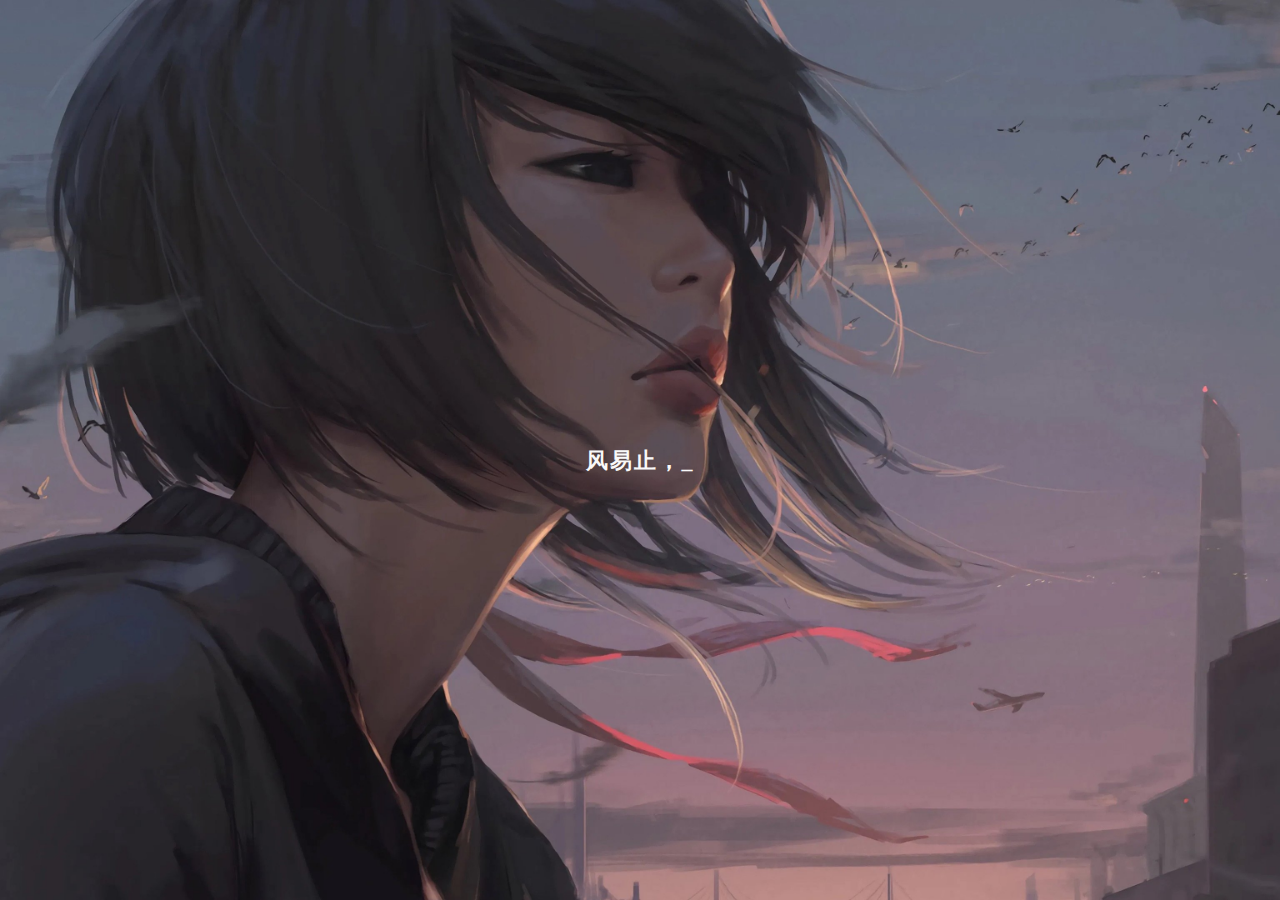
<file: index.html>
<!DOCTYPE html>
<html>
  <head>
    <audio></audio>
    <meta charset="utf-8" />
    <!--网站收录数据抓取-->
    <meta charset="UTF-8" />
    <meta name="language" content="zh-CN" />
    <meta name="title" content="Rujiwang" />
    <meta name="author" content="" />
    <meta name="keywords" content="Rujiwang" />
    <meta name="description" content="Rujiwang！" />
    <meta name="robots" content="All" />
    <!--数据抓取完成-->
    <title>Welcome to the website of rujiwang</title>
    <!-- 调用ICON地址 -->
    <link rel="icon" href="img/cnm.sb.ico" />
    <!-- 自适应 -->
    <meta name="viewport" content="width=device-width,initial-scale=1.0" />
    <!-- Css样式调用 -->
    <link rel="stylesheet" type="text/css" href="css/cnm.sb_load.css" />
    <link rel="stylesheet" type="text/css" href="css/cnm.sb_bg.css" />
    <link rel="stylesheet" type="text/css" href="css/cnm.sb_pc.css" />
    <!--首页背景图片等-->
    <link rel="stylesheet" type="text/css" href="css/cnm.sb_mp.css" />
    <!-- Javascript样式调用 -->
    <script src="js/jquery-3.2.1.min.js"></script>
    <script src="js/cnm.sb_judge.js"></script>
    <script src="js/cnm.sb_pc.js"></script>
    <!--加载打字页面js-->
    <script src="js/cnm.sb_mp.js"></script>
    <script src="js/cnm.sb_copy.js"></script>
    <!--以下是新添的事件监听器【event listener】以及响应式触发  js名称为::myJavaScript-->

    <audio id="background-audio" src="a1s.mp3" loop></audio>

    <!-- 链接到外部 JavaScript 文件 -->
    <script src="myscript.js"></script>
  </head>

  <body>
    <!-- 电脑PC端 -->
    <div id="pc">
      <div id="content">
        <!-- 内容左侧选择区域 -->
        <ul id="cleft">
          <div class="cleft_top">
            <div class="cleft_topbg">
              <div class="cleftbg_img">
                <img src="img/start.jpg" alt="头像" />
              </div>
            </div>
            <div class="cleftbg_p">How to let go<br />---该如何释怀呢</div>
          </div>
          <li id="cleft_li01" style="background-color: #ececec">
            <img src="font/cnmsb01.png" /><span>官网首页</span>
          </li>
          <li id="cleft_li02">
            <img src="font/cnmsb02.png" /><span>关于本站</span>
          </li>
          <li id="cleft_li03">
            <img src="font/cnmsb03.png" /><span>站长团队</span>
          </li>
          <li id="cleft_li04">
            <img src="font/cnmsb04.png" /><span>商业合作</span>
          </li>
          <li id="cleft_li05">
            <img src="font/cnmsb05.png" /><span>站点展示</span>
          </li>
          <li id="cleft_li07">
            <img src="font/cnmsb07.png" /><span>Rujiwang</span>
          </li>
          <li id="cleft_li08">
            <img src="font/cnmsb01.png" /><span>静态资源</span>
          </li>
          <li
            id="cleft_li06"
            onclick="AddFavorite('土豆云虚拟主机',location.href)"
          >
            <img src="font/cnmsb06.png" /><span>收藏页面</span>
          </li>

          <!-- <li class="cleft_bottom"><img src="font/nav_bottom.png"><span>宽度设置</span></li> -->
        </ul>

        <!-- 内容左侧选择区域 -->
        <div id="cright">
          <!--第一页 - 首页-HTML页面-->
          <div id="nav01">
            <div class="nav01_left">
              <div class="nav01_logo">
                <img src="img/cnm.sb_logo.svg" />
                <h4>Rujiwang<span>位置调试</span></h4>
              </div>
              <div class="nav01_wz">
                <h5>初次见面，正在人间奋斗的你！</h5>
                <h1>Welcome to</h1>
                <h4>The website of Rujiwang</h4>
                <h3>网|址 &nbsp;一|秒|速|记</h3>
                <div class="bar"></div>
              </div>
              <div class="nav01_but">
                <div class="nav01_but01">探索</div>
                <div class="nav01_but02">商业合作</div>
              </div>
            </div>
            <div class="nav01_right">
              <div class="nav01_tpw">
                <h3>Rujiwang</h3>
                <p>一位平凡而普通的少年而已</p>
              </div>
              <div class="nav01_fpw">
                <p>
                  When I remove my armor and return , It will be the twilight of
                  the gods
                </p>
              </div>
            </div>
            <!-- 版权信息，可修改,可删除,不强求 -->
            <div class="nav01_fooder">
              版权所有:Rujiwang&nbsp;&nbsp;|&nbsp;&nbsp; 备案号:备案？不可能滴
              &nbsp;&nbsp;|&nbsp;&nbsp; © 2022-2023 All Copyright Reserved
            </div>
          </div>

          <!-- 第二页 - 关于本站 -->
          <div id="nav02">
            <div class="nav02_bg">
              <div class="nav02_bt">关于本站</div>
            </div>
            <!-- 站长资料 -->
            <div class="nav02_kj" style="height: 600px">
              <h3>😁站/长/资/料</h3>
              <div class="nav02_grzl_headimg">
                <img src="img/start.jpg" alt="[头像]" />
                <a
                  href="www.rujiwang.com"
                  target="_blank"
                  rel="noopener noreferrer"
                  >联系站长</a
                >
              </div>
              <div class="nav02_grzl_txt">
                <p>Name：Rujiwang</p>
                <p>邮箱：3064568593@qq.com <www class="rujiwang com"></www></p>
                <p>性别：boy</p>
                <p>年龄：****** [一位有梨香的普通少年]</p>
                <p>特长：******</p>
                <p>
                  爱好：音乐、运动、设计、摄影、 FLstudio
                  、RX8编曲[音乐制作的小白,嘎] 等……
                </p>
                <p>性格：******</p>
                <p>梦想：******</p>
                <p>语录：凡心所向，素履所往，生如逆旅，一苇以航。——《尘曲》</p>
                <p>
                  语录：合抱之木，生于毫末；九层之台，起于累土；千里之行，始于足下。——《道德经·第六十四章》
                </p>
              </div>
            </div>
            <!-- 个人介绍 -->
            <div class="nav02_kj">
              <h3>😁个/人/介/绍</h3>

              <p>
                本人学识渊博，经验丰富，代码风骚，效率恐怖。C/C＋＋，java，php无不精通，熟练掌握各种框架。
              </p>
              <p>
                会DDOS一秒钟死一个站，会注入，会上传，会Xss，会破解，会嗅探，会开发，会业务，会运维，会渗透。互联网内，我无处不在。
              </p>
              <p>
                全国漏洞认识深刻，熟练掌握各种操作系统内核。认真学习过《黑客攻防技术宝典》，《逆向工程》，《游戏waigua攻防艺术》等专业书籍。深山苦练十余载，一天只睡2小时。
              </p>
              <p>
                听指挥，执行快，脾气好，不喷人，操作虎，意识强，渗透快，shell多，能过D，能过盾。
              </p>
              <p>
                千里之外取服务器首级，瞬息之间爆管理员D头，压安全D如压草芥。电话通知出Bug后，秒登vpn，千里之外定位问题，瞬息之间修复上线。
              </p>
              <p>只有你想不到的，没有我做不到的。</p>
              <p>以上都是吹的，我只会划水摸鱼，我是个废物。</p>
              <p>&nbsp;</p>
              <h3>😁网站的艰难运行环境</h3>
              <p>
                主页随时可能托管在Github或者虚拟主机上，速度相对较慢，请耐心等待恢复，还您一个舒适的欣赏环境。-Rujiwang
              </p>
              <p>&nbsp;</p>
              <h3>😁待补充</h3>
              <p>待补充</p>
              <p>&nbsp;</p>
            </div>
            <!-- 知识掌握 -->
            <div class="nav02_kj mb03">
              <h3>知/识/掌/握</h3>
              <p>掌握的技能</p>
              <div>
                <img src="img/huashui.jpg" />
                <span>&nbsp;划水&nbsp;</span>
              </div>
              <div>
                <img src="img/huashui.jpg" />
                <span>&nbsp;划水&nbsp;</span>
              </div>
              <div>
                <img src="img/huashui.jpg" />
                <span>&nbsp;划水&nbsp;</span>
              </div>
              <div>
                <img src="img/huashui.jpg" />
                <span>&nbsp;划水&nbsp;</span>
              </div>
              <div>
                <img src="img/huashui.jpg" />
                <span>&nbsp;划水&nbsp;</span>
              </div>
              <p>精通掌握的技能</p>
              <div>
                <img src="img/huashui.jpg" />
                <span>&nbsp;摸鱼&nbsp;</span>
              </div>
              <div>
                <img src="img/huashui.jpg" />
                <span>&nbsp;摸鱼&nbsp;</span>
              </div>
            </div>

            <!-- 每日必做 -->
            <div class="nav02_kj mb04">
              <h3>每/日/必/做</h3>
              <div id="ejn">
                <a href="javascript:;"
                  >摸鱼摸鱼，摸鱼摸鱼，摸鱼摸鱼，摸鱼摸鱼，摸鱼摸鱼，摸鱼摸鱼</a
                >
                <a href="javascript:;"
                  >划水划水，划水划水，划水划水，划水划水，划水划水，划水划水</a
                >
                <a href="javascript:;"
                  >闲聊闲聊，闲聊闲聊，闲聊闲聊，闲聊闲聊，闲聊闲聊，闲聊闲聊</a
                >
                <a href="javascript:;">abcdefghigklmnopqrstuvwxyz</a>
                <a href="javascript:;">ABCDEFGHIJKLMNOPQRSTUVWXYZ</a>
              </div>
            </div>
            <!-- 到底了-提示 -->
            <p class="ebpx">--- 暂时先展示这么多啦 ---</p>
          </div>

          <!-- 第三页 - 站长团队 -->
          <div id="nav03">
            <div class="enav03_p">
              <h3>FC<span>Rujiwang</span></h3>
              <h5>划水摸鱼，闲无止境~</h5>
              <p>2022-2023</p>
              <p>我们是黑暗中照亮书本的明灯，光明下抒写思绪的墨笔。</p>
            </div>
            <div class="enav03_team">
              <img src="img/cnmteam01.png" alt="[组织者]" />
              <img src="img/cnmteam02.png" alt="[组织者]" />
              <img src="img/cnmteam03.png" alt="[组织者]" />
              <img src="img/cnmteam04.png" alt="[组织者]" />
              <img src="img/cnmteam05.png" alt="[组织者]" />
            </div>
          </div>

          <!-- 第四页 - 商业合作 -->
          <div id="nav04">
            <div class="nav04_bg"></div>
            <div class="nav04_zsc">
              <div>
                <p>Rujiwang</p>
                <img
                  src="img/start.jpg"
                  alt="[rujiwanag]"
                  title="[rujiwanag]"
                />
              </div>
              <p>即使夜深人静，我们依然在努力！</p>
            </div>
          </div>

          <!-- 第五页 - 站点展示 -->
          <div id="nav05">
            <!-- 第五页-头部图片动态 -->
            <div class="nav05_top">
              <div class="nav05_topbgkj">
                <div class="nav05_top_bg"></div>
                <div class="nav05_top_tx01"></div>
                <div class="nav05_top_tx02"></div>
              </div>
              <div class="nav05_top_fj">
                <img src="img/nav05_fj.png" alt="△" />
              </div>
            </div>
            <!-- 第五页-内容区域 -->
            <div class="nav05_centent">
              <div class="nav05_centent_tit">
                <h1>🦄官方站点🦄</h1>
                <p>注:如果官方站点打不开则因为服务器被DDOS了</p>
              </div>
              <!-- 作品展示模板NO1 -->
              <div class="nav05_centent_mb">
                <a href="rujiwang" target="_blank" rel="noopener noreferrer">
                  <div><img src="img/nav05_zp01.jpg" alt="[]" /></div>
                  <h3>Rujiwang</h3>
                  <p>爱生活，爱分享</p>
                </a>
                <div>立即前往</div>
              </div>
              <!-- 作品展示模板NO2 -->
              <div class="nav05_centent_mb">
                <a href="#" target="_blank" rel="noopener noreferrer">
                  <div><img src="img/nav05_zp02.jpg" alt="[]" /></div>
                  <h3>Rujiwang-group</h3>
                  <p>rujiwang</p>
                </a>
                <div>立即前往</div>
              </div>
              <!-- 作品展示模板NO3 -->
              <div class="nav05_centent_mb">
                <a href="" target="_blank" rel="noopener noreferrer">
                  <div><img src="img/nav05_zp03.jpg" alt="[]" /></div>
                  <h3>rujiwang</h3>
                  <p>rujiwang</p>
                </a>
                <div>立即前往</div>
              </div>
              <!-- 作品展示模板NO4 -->
              <div class="nav05_centent_mb">
                <a href="http:///" target="_blank" rel="noopener noreferrer">
                  <div><img src="img/nav05_zp04.jpg" alt="[]" /></div>
                  <h3>不要点我</h3>
                  <p>rujiwang</p>
                </a>
                <div>立即前往</div>
              </div>
              <!-- 作品展示模板NO5 -->
              <div class="nav05_centent_mb">
                <a href="" target="_blank" rel="noopener noreferrer">
                  <div><img src="img/nav05_zp05.jpg" alt="[]" /></div>
                  <h3>rujiwang</h3>
                  <p>rujiwanag</p>
                </a>
                <div>立即前往</div>
              </div>
              <!-- 作品展示模板NO6 -->
              <div class="nav05_centent_mb">
                <a href="http://#" target="_blank" rel="noopener noreferrer">
                  <div><img src="img/nav05_zp01.jpg" alt="[]" /></div>
                  <h3>邮箱</h3>
                  <p>个性***@邮箱</p>
                </a>
                <div>立即前往</div>
              </div>
              <!-- 作品展示模板NO7 -->
              <div class="nav05_centent_mb">
                <a href="" target="_blank" rel="noopener noreferrer">
                  <div><img src="img/nav05_zp01.jpg" alt="[]" /></div>
                  <h3>rujiwang</h3>
                  <p>贫困</p>
                </a>
                <div>立即前往</div>
              </div>
            </div>

            <div class="nav05_centent">
              <div class="nav05_centent_tit">
                <h1>🦄团队成员·优秀站点🦄</h1>
                <p>优秀的站点，就要被展示出来！</p>
              </div>
              <!-- 作品展示模板NO1 -->
              <div class="nav05_centent_mb">
                <a href="http://#" target="_blank" rel="noopener noreferrer">
                  <div><img src="img/nav05_zp01.jpg" alt="[]" /></div>
                  <h3>个人博客</h3>
                  <p>爱生活，爱分享</p>
                </a>
                <div>立即前往</div>
              </div>
              <!-- 作品展示模板NO2 -->
              <div class="nav05_centent_mb">
                <a href="" target="_blank" rel="noopener noreferrer">
                  <div><img src="img/nav05_zp02.jpg" alt="[]" /></div>
                  <h3>Rujiwang</h3>
                  <p>rujiwang</p>
                </a>
                <div>立即前往</div>
              </div>
              <!-- 作品展示模板NO3 -->
              <div class="nav05_centent_mb">
                <a href="" target="_blank" rel="noopener noreferrer">
                  <div><img src="img/nav05_zp03.jpg" alt="[]" /></div>
                  <h3>"小可爱"查询网</h3>
                  <p>专注于收录网络中对本人实施语言暴力的"小可爱"！</p>
                </a>
                <div>立即前往</div>
              </div>
              <!-- 作品展示模板NO4 -->
              <div class="nav05_centent_mb">
                <a href="" target="_blank" rel="noopener noreferrer">
                  <div><img src="img/nav05_zp04.jpg" alt="[]" /></div>
                  <h3>不要点我</h3>
                  <p>rujiwang</p>
                </a>
                <div>立即前往</div>
              </div>
              <!-- 作品展示模板NO5 -->
              <div class="nav05_centent_mb">
                <a href="" target="_blank" rel="noopener noreferrer">
                  <div><img src="img/nav05_zp05.jpg" alt="[]" /></div>
                  <h3>rujiwang</h3>
                  <p>rujiwang</p>
                </a>
                <div>立即前往</div>
              </div>
              <!-- 作品展示模板NO6 -->
              <div class="nav05_centent_mb">
                <a href="" target="_blank" rel="noopener noreferrer">
                  <div><img src="img/nav05_zp01.jpg" alt="[]" /></div>
                  <h3>邮箱</h3>
                  <p>3064568593@qq.com</p>
                </a>
                <div>立即前往</div>
              </div>
              <!-- 作品展示模板NO7 -->
              <div class="nav05_centent_mb">
                <a href="" target="_blank" rel="noopener noreferrer">
                  <div><img src="img/nav05_zp03.jpg" alt="[]" /></div>
                  <h3>rujiwang</h3>
                  <p>rujiwang</p>
                </a>
                <div>立即前往</div>
              </div>
            </div>
            <p class="nav05_footer">你有酷酷或者实用的站点推荐嘛？~</p>
          </div>

          <!-- 第七页 - 关于本站 -->
          <div id="nav08">
            <div class="nav08_bg">
              <div class="nav08_bt">静态资源</div>
            </div>
            <!-- 文件托管 -->
            <div class="nav08_kj">
              <h3>😁 Rujiwang</h3>
              <p>Rujiwang</p>
            </div>
            <!-- 图片托管 -->
            <div class="nav08_kj">
              <h3>😁rujiwang</h3>
              <h4>🤣rujiwang🤣</h4>
              <p>
                电脑端开局和移动端顶部图片【start.jpg】链接：<span
                  >https://picabstract-preview-ftn.weiyun.com/ftn_pic_abs_v3/002178339251e27c0c379a074b53421374995f70f380206a91f941eca2a506db9730b7d5e154c0b0a54585fa7dcca392?pictype=scale&from=30113&version=3.3.3.3&uin=22741441&fname=start.jpg&size=750</span
                >
              </p>
              <p>
                侧栏顶部头像背景图【cnmtlbg.jpg】链接：<span
                  >https://picabstract-preview-ftn.weiyun.com/ftn_pic_abs_v3/bead1e7b47b025079a73cefdbae4743cea08ca3470f80a09b023945be16337e04dc04db5e3d5c2332f408a5f257de726?pictype=scale&from=30113&version=3.3.3.3&uin=22741441&fname=cnmtlbg.jpg&size=750</span
                >
              </p>
              <p>
                头像【tx.jpg】链接：<span
                  >https://picabstract-preview-ftn.weiyun.com/ftn_pic_abs_v3/cb94ddb129a2d625b2bf9cd41781294946040074c54d215d91a6fec19d17f89bbf85410ddc0accb58a4eadec117b1083?pictype=scale&from=30113&version=3.3.3.3&uin=22741441&fname=tx.jpg&size=750</span
                >
              </p>
              <p>
                官网首页页面背景图片【shouye.jpg】链接：<span
                  >https://picabstract-preview-ftn.weiyun.com/ftn_pic_abs_v3/ea696cade47ec01a4f2c58b388fd85795311c5d9cb4bdc17a97460c319758177db45d99138e6cf4bf9d437e8140e4c72?pictype=scale&from=30113&version=3.3.3.3&uin=22741441&fname=shouye.jpg&size=750</span
                >
              </p>
              <p>
                关于本站页面顶部图片【guanyubenzhan.jpg】链接：<span
                  >https://picabstract-preview-ftn.weiyun.com/ftn_pic_abs_v3/662ea4195755f0cd46211b621aa3182a9c3aac9b6c5ad71b61935ffd475a56a953ba9463e9dd1af985367c936460b450?pictype=scale&from=30113&version=3.3.3.3&uin=22741441&fname=guanyubenzhan.jpg&size=750</span
                >
              </p>
              <p>
                站长团队成员图片【cnmteam01.jpg】链接：<span
                  >https://picabstract-preview-ftn.weiyun.com/ftn_pic_abs_v3/07c62d66f216aebf1d1d3948bc23621f3907aaacbe38639121288f3b8dad0a39d30a15a80bef0054b62c8c11e740d3d5?pictype=scale&from=30113&version=3.3.3.3&uin=22741441&fname=cnmteam01.png&size=750</span
                >
              </p>
              <p>
                站长团队成员图片【cnmteam02.jpg】链接：<span
                  >https://picabstract-preview-ftn.weiyun.com/ftn_pic_abs_v3/3559a37a5877eb3acc95d81ca173fdd6d1984a6286f3c53a9e308d28dfad31342c6a2318fbf44a1182fe63f9e9dd49ec?pictype=scale&from=30113&version=3.3.3.3&uin=22741441&fname=cnmteam02.png&size=750</span
                >
              </p>
              <p>
                站长团队成员图片【cnmteam03.jpg】链接：<span
                  >https://picabstract-preview-ftn.weiyun.com/ftn_pic_abs_v3/9a041b779f08d00846a787dc53e461a3796151202f05311abeda37a5549cc31b45347ddcb9936d6f07a466347f34d77b?pictype=scale&from=30113&version=3.3.3.3&uin=22741441&fname=cnmteam03.png&size=750</span
                >
              </p>
              <p>
                站长团队成员图片【cnmteam04.jpg】链接：<span
                  >https://picabstract-preview-ftn.weiyun.com/ftn_pic_abs_v3/d72bd33535074cff369a071ac4a9c68e832e6587cb06260400d328a382447e98f9e84330800eb4d547045d2d1dda907e?pictype=scale&from=30113&version=3.3.3.3&uin=22741441&fname=cnmteam04.png&size=750</span
                >
              </p>
              <p>
                站长团队成员图片【cnmteam05.jpg】链接：<span
                  >https://picabstract-preview-ftn.weiyun.com/ftn_pic_abs_v3/11b9a14f2d4274b40b5742683800d522cee1cf9825d1e0e27d8e050b0452609bee75b88e770a627ca8ad7971e6d5b757?pictype=scale&from=30113&version=3.3.3.3&uin=22741441&fname=cnmteam05.png&size=750</span
                >
              </p>
              <p>
                商业合作页面背景图片【shangyehezuo.jpg】链接：<span
                  >https://picabstract-preview-ftn.weiyun.com/ftn_pic_abs_v3/8c7b1a2247bba2796cf5da67c751ef25f6299468fcbe5cb8664b3de690da2b227f1d38c5fd39556c8380b669c5fdbcd3?pictype=scale&from=30113&version=3.3.3.3&uin=22741441&fname=shangyehezuo.png&size=750</span
                >
              </p>
              <p>
                站点展示页面背景图片【zhandian.jpg】链接：<span
                  >https://picabstract-preview-ftn.weiyun.com/ftn_pic_abs_v3/be5bb2c677a2eaa1eea004155de1c5ff9000c580016a8cb7a100b6d705187e5d868d97e757720ee9b73983cb3208507f?pictype=scale&from=30113&version=3.3.3.3&uin=22741441&fname=zhandian.jpg&size=750</span
                >
              </p>
              <p>&nbsp;</p>
            </div>

            <div class="nav08_kj">
              <h3>😀Emoji符号</h3>
              <h4>表/情/类</h4>
              <p>
                😀 😁 😂 🤣 😃 😄 😅 😆 😉 😊 😋 😎 😍 😘 😗 😙 😚 ☺️ 🙂 🤗 🤩
                🤔 🤨 😐 😑 😶 🙄 😏 😣 😥 😮 🤐 😯 😪 😫 😴 😌 😛 😜 😝 🤤 😒
                😓 😔 😕 🙃 🤑 😲 ☹️ 🙁 😖 😞 😟 😤 😢 😭 😦 😧 😨 😩 🤯 😬 😰
                😱 😳 🤪 😵 😡 😠 🤬 😷 🤒 🤕 🤢 🤮 🤧 😇 🤠 🤡 🤥 🤫 🤭 🧐 🤓
                😈 👿 👹 👺 💀 👻 👽 🤖 💩 😺 😸 😹 😻 😼 😽 🙀 😿 😾
              </p>
              <h4>动/物/自/然</h4>
              <p>
                🐶 🐱 🐭 🐹 🐰 🦊 🦝 🐻 🐼 🦘 🦡 🐨 🐯 🦁 🐮 🐷 🐽 🐸 🐵 🙈 🙉
                🙊 🐒 🐔 🐧 🐦 🐤 🐣 🐥 🦆 🦢 🦅 🦉 🦚 🦜 🦇 🐺 🐗 🐴 🦄 🐝 🐛
                🦋 🐌 🐚 🐞 🐜 🦗 🕷 🕸 🦂 🦟 🦠 🐢 🐍 🦎 🦖 🦕 🐙 🦑 🦐 🦀 🐡 🐠
                🐟 🐬 🐳 🐋 🦈 🐊 🐅 🐆 🦓 🦍 🐘 🦏 🦛 🐪 🐫 🦙 🦒 🐃 🐂 🐄 🐎
                🐖 🐏 🐑 🐐 🦌 🐕 🐩 🐈 🐓 🦃 🕊 🐇 🐁 🐀 🐿 🦔 🐾 🐉 🐲 🌵 🎄 🌲
                🌳 🌴 🌱 🌿 ☘️ 🍀 🎍 🎋 🍃 🍂 🍁 🍄 🌾 💐 🌷 🌹 🥀 🌺 🌸 🌼 🌻
                🌞 🌝 🌛 🌜 🌚 🌕 🌖 🌗 🌘 🌑 🌒 🌓 🌔 🌙 🌎 🌍 🌏 💫 ⭐️ 🌟 ✨
                ⚡️ ☄️ 💥 🔥 🌪 🌈 ☀️ 🌤 ⛅️ 🌥 ☁️ 🌦 🌧 ⛈ 🌩 🌨 ❄️ ☃️ ⛄️ 🌬 💨 💧 💦
                ☔️ ☂️ 🌊 🌫
              </p>
              <h4>水/果/食/物</h4>
              <p>
                🍏 🍎 🍐 🍊 🍋 🍌 🍉 🍇 🍓 🍈 🍒 🍑 🍍 🥭 🥥 🥝 🍅 🍆 🥑 🥦 🥒
                🥬 🌶 🌽 🥕 🥔 🍠 🥐 🍞 🥖 🥨 🥯 🧀 🥚 🍳 🥞 🥓 🥩 🍗 🍖 🌭 🍔 🍟
                🍕 🥪 🥙 🌮 🌯 🥗 🥘 🥫 🍝 🍜 🍲 🍛 🍣 🍱 🥟 🍤 🍙 🍚 🍘 🍥 🥮
                🥠 🍢 🍡 🍧 🍨 🍦 🥧 🍰 🎂 🍮 🍭 🍬 🍫 🍿 🧂 🍩 🍪 🌰 🥜 🍯 🥛
                🍼 ☕️ 🍵 🥤 🍶 🍺 🍻 🥂 🍷 🥃 🍸 🍹 🍾 🥄 🍴 🍽 🥣 🥡 🥢
              </p>
              <h4>运/动/娱/乐</h4>
              <p>
                ⚽️ 🏀 🏈 ⚾️ 🥎 🏐 🏉 🎾 🥏 🎱 🏓 🏸 🥅 🏒 🏑 🥍 🏏 ⛳️ 🏹 🎣
                🥊 🥋 🎽 ⛸ 🥌 🛷 🛹 🎿 ⛷ 🏂 🏋️‍♀️ 🏋🏻‍♀️ 🏋🏼‍♀️ 🏋🏽‍♀️ 🏋🏾‍♀️ 🏋🏿‍♀️ 🏋️‍♂️ 🏋🏻‍♂️ 🏋🏼‍♂️ 🏋🏽‍♂️ 🏋🏾‍♂️ 🏋🏿‍♂️
                🤼‍♀️ 🤼‍♂️ 🤸‍♀️ 🤸🏻‍♀️ 🤸🏼‍♀️ 🤸🏽‍♀️ 🤸🏾‍♀️ 🤸🏿‍♀️ 🤸‍♂️ 🤸🏻‍♂️ 🤸🏼‍♂️ 🤸🏽‍♂️ 🤸🏾‍♂️ 🤸🏿‍♂️ ⛹️‍♀️ ⛹🏻‍♀️ ⛹🏼‍♀️ ⛹🏽‍♀️ ⛹🏾‍♀️ ⛹🏿‍♀️ ⛹️‍♂️
                ⛹🏻‍♂️ ⛹🏼‍♂️ ⛹🏽‍♂️ ⛹🏾‍♂️ ⛹🏿‍♂️ 🤺 🤾‍♀️ 🤾🏻‍♀️ 🤾🏼‍♀️ 🤾🏾‍♀️ 🤾🏾‍♀️ 🤾🏿‍♀️ 🤾‍♂️ 🤾🏻‍♂️ 🤾🏼‍♂️ 🤾🏽‍♂️ 🤾🏾‍♂️ 🤾🏿‍♂️ 🏌️‍♀️ 🏌🏻‍♀️ 🏌🏼‍♀️
                🏌🏽‍♀️ 🏌🏾‍♀️ 🏌🏿‍♀️ 🏌️‍♂️ 🏌🏻‍♂️ 🏌🏼‍♂️ 🏌🏽‍♂️ 🏌🏾‍♂️ 🏌🏿‍♂️ 🏇 🏇🏻 🏇🏼 🏇🏽 🏇🏾 🏇🏿 🧘‍♀️ 🧘🏻‍♀️ 🧘🏼‍♀️ 🧘🏽‍♀️ 🧘🏾‍♀️ 🧘🏿‍♀️
                🧘‍♂️ 🧘🏻‍♂️ 🧘🏼‍♂️ 🧘🏽‍♂️ 🧘🏾‍♂️ 🧘🏿‍♂️ 🏄‍♀️ 🏄🏻‍♀️ 🏄🏼‍♀️ 🏄🏽‍♀️ 🏄🏾‍♀️ 🏄🏿‍♀️ 🏄‍♂️ 🏄🏻‍♂️ 🏄🏼‍♂️ 🏄🏽‍♂️ 🏄🏾‍♂️ 🏄🏿‍♂️ 🏊‍♀️ 🏊🏻‍♀️ 🏊🏼‍♀️
                🏊🏽‍♀️ 🏊🏾‍♀️ 🏊🏿‍♀️ 🏊‍♂️ 🏊🏻‍♂️ 🏊🏼‍♂️ 🏊🏽‍♂️ 🏊🏾‍♂️ 🏊🏿‍♂️ 🤽‍♀️ 🤽🏻‍♀️ 🤽🏼‍♀️ 🤽🏽‍♀️ 🤽🏾‍♀️ 🤽🏿‍♀️ 🤽‍♂️ 🤽🏻‍♂️ 🤽🏼‍♂️ 🤽🏽‍♂️ 🤽🏾‍♂️ 🤽🏿‍♂️
                🚣‍♀️ 🚣🏻‍♀️ 🚣🏼‍♀️ 🚣🏽‍♀️ 🚣🏾‍♀️ 🚣🏿‍♀️ 🚣‍♂️ 🚣🏻‍♂️ 🚣🏼‍♂️ 🚣🏽‍♂️ 🚣🏾‍♂️ 🚣🏿‍♂️ 🧗‍♀️ 🧗🏻‍♀️ 🧗🏼‍♀️ 🧗🏽‍♀️ 🧗🏾‍♀️ 🧗🏿‍♀️ 🧗‍♂️ 🧗🏻‍♂️ 🧗🏼‍♂️
                🧗🏽‍♂️ 🧗🏾‍♂️ 🧗🏿‍♂️ 🚵‍♀️ 🚵🏻‍♀️ 🚵🏼‍♀️ 🚵🏽‍♀️ 🚵🏾‍♀️ 🚵🏿‍♀️ 🚵‍♂️ 🚵🏻‍♂️ 🚵🏼‍♂️ 🚵🏽‍♂️ 🚵🏾‍♂️ 🚵🏿‍♂️ 🚴‍♀️ 🚴🏻‍♀️ 🚴🏼‍♀️ 🚴🏽‍♀️ 🚴🏾‍♀️ 🚴🏿‍♀️
                🚴‍♂️ 🚴🏻‍♂️ 🚴🏼‍♂️ 🚴🏽‍♂️ 🚴🏾‍♂️ 🚴🏿‍♂️ 🏆 🥇 🥈 🥉 🏅 🎖 🏵 🎗 🎫 🎟 🎪 🤹‍♀️ 🤹🏻‍♀️ 🤹🏼‍♀️ 🤹🏽‍♀️ 🤹🏾‍♀️ 🤹🏿‍♀️
                🤹‍♂️ 🤹🏻‍♂️ 🤹🏼‍♂️ 🤹🏽‍♂️ 🤹🏾‍♂️ 🤹🏿‍♂️ 🎭 🎨 🎬 🎤 🎧 🎼 🎹 🥁 🎷 🎺 🎸 🎻 🎲 🧩 ♟ 🎯
                🎳 🎮 🎰
              </p>

              <p>&nbsp;</p>
            </div>

            <!-- 到底了-提示 -->
            <p class="ebpx8">--- 暂时先展示这么多啦 ---</p>
          </div>

          <!-- 第六页 - 本站Yuanma -->
          <div id="nav07">
            <div class="nav07_bg">
              <div class="nav07_bt">rujiwang</div>
            </div>

            <!-- 写在前面 -->
            <div class="nav07_kj">
              <h3>😁写/在/前/面</h3>
              <p>Write in the heda</p>
              <p>官方网站：<a href="https://">HTTPS://</a></p>
              <p></p>

              <p>&nbsp;</p>
            </div>

            <!-- 版权相关 -->
            <div class="nav07_kj">
              <h3>😁R/J/W/G</h3>
              <p>待补充</p>

              <p>待补充</p>

              <p>&nbsp;</p>
            </div>

            <!-- Yuanma相关 -->
            <div class="nav07_kj">
              <h3>rujiwang</h3>
              <p>待补充</p>
              <p></p>
              <p>rujiwang</p>
              <p>&nbsp;</p>
            </div>

            <!-- 修改指引 -->
            <div class="nav07_kj">
              <h3>😁rujiwang</h3>
              <!-- <h5>行数不一定百分百准确，在大致范围附近</h5> -->
            </div>

            <!-- 拓展功能 -->
            <div class="nav07_kj">
              <h3>😁拓/展/功/能</h3>
              <h4>待更新内容</h4>
              <p>鼠标点击特效，修改鼠标样式</p>
              <p>添加一个音乐播放器</p>
              <p>添加一个看板娘</p>
              <p>添加一个聊天室</p>
              <p>添加一些小游戏</p>
            </div>

            <!-- 到底了-提示 -->
            <p class="ebpx7">
              ---
              如果有好的想法或建议，可发送至邮箱(3064568593@qq.com)，期待您的来信---
            </p>
          </div>
        </div>
      </div>

      <!-- 入场动画 -->
      <div id="etext"></div>

      <!-- 背景图片+背景灰度 -->
      <div id="ebg"></div>
      <div id="ebga"></div>

      <!-- 背景飘落 -->
      <div id="xuna"></div>
      <script src="js/cnm.sb_bg.js"></script>
    </div>

    <!-- 手机MP端 -->
    <div id="mp">
      <div id="excontent">
        <!-- NO1-首页内容 -->
        <div id="exnav01">
          <div class="exn1_top">
            <img src="img/cnm.sb.svg" />
            <span>The website of rujiwanag</span>
            <!-- <a href="https://" target="_blank" rel="noopener noreferrer">官网</a> -->
          </div>
          <div class="exn1_banner">
            <h3>Welcome to</h3>
            <p>The website of rujiwang</p>
            <p>API延缓加载速度，顶部随机图片不再使用</p>
          </div>
          <ul class="exn1_but">
            <li id="exn1_01">
              <div><img src="font/cnmsb01.png" /></div>
              <h5>官网首页</h5>
              <p>当前页面-可以前往<span class="red">PC端</span>观看美景哟！</p>
            </li>
            <li id="exn1_02">
              <div><img src="font/cnmsb02.png" /></div>
              <h5>关于本站</h5>
              <p>关于creator的相关信息与爱好哟！</p>
            </li>
            <li id="exn1_03">
              <div><img src="font/cnmsb03.png" /></div>
              <h5>站长团队</h5>
              <p>站长的小伙伴们，也许你也可以加入喔~</p>
            </li>
            <li id="exn1_04">
              <div><img src="font/cnmsb04.png" /></div>
              <h5>商业合作</h5>
              <p>想找我们定制模板？谈合作？点这里！</p>
            </li>
            <li id="exn1_05">
              <div><img src="font/cnmsb05.png" /></div>
              <h5>站点展示</h5>
              <p>这里包含了站长的所有奇怪的站点哟！</p>
            </li>
          </ul>
        </div>
        <!-- NO2-关于本站 -->
        <div id="exnav02">
          <div class="exn02_bg">
            <p>关于本站</p>
          </div>
          <div class="exn02_zl">
            <h3 class="exn_bt">站/长/资/料</h3>
            <div class="exn02_kjt">
              <p>Name：Rujiwang</p>
              <p>邮箱：3064568593@qq.com</p>
              <p>性别：boy</p>
              <p>年龄：*** [一位有梨香的普通少年]</p>
              <p>特长：******</p>
              <p>
                爱好：音乐、运动、设计、摄影、Python、JavaScript、FLstudio、RX8编曲等……
              </p>
              <p>性格：******</p>
              <p>梦想：******</p>
              <p>语录：凡心所向，素履所往，生如逆旅，一苇以航。——《尘曲》</p>
              <p>
                语录：合抱之木，生于毫末；九层之台，起于累土；千里之行，始于足下。——《道德经·第六十四章》
              </p>
            </div>
          </div>
          <div class="exn02_zl">
            <h3 class="exn_bt">个/人/介/绍</h3>
            <div class="exn02_kjt">
              <p>
                本人学识渊博，经验丰富，代码多BG，效率恐怖。C/C＋＋，java，php无不精通，熟练掌握各种框架。
              </p>
              <p>
                会DDOS一秒钟死一个站，会注入，会上传，会Xss，会破解，会嗅探，会开发，会业务，会运维，会渗透。互联网内，我无处不在。
              </p>
              <p>
                全国漏洞认识深刻，熟练掌握各种操作系统内核。认真学习过《黑客攻防技术宝典》，《逆向工程》，《游戏waigua攻防艺术》等专业书籍。深山苦练十余载，一天只睡2小时。
              </p>
              <p>
                听指挥，执行快，脾气好，不喷人，操作虎，意识强，渗透快，shell多，能过D，能过盾。
              </p>
              <p>
                千里之外取服务器首级，瞬息之间爆管理员D头，压安全D如压草芥。电话通知出Bug后，秒登vpn，千里之外定位问题，瞬息之间修复上线。
              </p>
              <p>只有你想不到的，没有我做不到的。</p>
              <p>以上都是吹的，我只会划水摸鱼，我是个废物。</p>
              <p>&nbsp;</p>

              <h3>😁网站的艰难运行环境</h3>
              <p>
                服务器最近遭受DDOS攻击，官方部分站点已瘫痪，恢复时间不确定。主页随时可能托管在Github或者虚拟主机上，速度相对较慢，请耐心等待恢复，还您一个舒适的欣赏环境。-Rujiwang
              </p>
              <p>&nbsp;</p>

              <h3>😁Rujiwang</h3>
              <p>Rujiwang</p>
              <p>Rujiwang</p>
              <p>Rujiwang</p>
              <p>Rujiwang</p>
              <p>&nbsp;</p>
            </div>
          </div>
          <div class="exn02_kj exmb03">
            <h3 class="exn_bt">知/识/掌/握</h3>
            <p>已掌握的技能</p>
            <div>
              <img src="img/huashui.jpg" />
              <span>划水</span>
              <span>划水摸鱼</span>
            </div>
            <div>
              <img src="img/huashui.jpg" />
              <span>划水</span>
              <span>划水摸鱼</span>
            </div>
            <div>
              <img src="img/huashui.jpg" />
              <span>划水</span>
              <span>划水摸鱼</span>
            </div>
            <div>
              <img src="img/huashui.jpg" />
              <span>划水</span>
              <span>划水摸鱼</span>
            </div>
            <div>
              <img src="img/huashui.jpg" />
              <span>划水</span>
              <span>划水摸鱼</span>
            </div>

            <p>精通掌握的技能</p>
            <div>
              <img src="img/huashui.jpg" />
              <span>摸鱼</span>
              <span>摸鱼划水</span>
            </div>
            <div>
              <img src="img/huashui.jpg" />
              <span>摸鱼</span>
              <span>摸鱼划水</span>
            </div>
          </div>

          <!-- 每日必做 -->
          <div class="exn02_kj exmb04">
            <h3 class="exn_bt">每/日/必/做</h3>
            <div id="exjn">
              <a href="javascript:;"
                >摸鱼摸鱼，摸鱼摸鱼，摸鱼摸鱼，摸鱼摸鱼，摸鱼摸鱼，摸鱼摸鱼</a
              >
              <a href="javascript:;"
                >划水划水，划水划水，划水划水，划水划水，划水划水，划水划水</a
              >
              <a href="javascript:;"
                >闲聊闲聊，闲聊闲聊，闲聊闲聊，闲聊闲聊，闲聊闲聊，闲聊闲聊</a
              >
              <a href="javascript:;">abcdefghigklmnopqrstuvwxyz</a>
              <a href="javascript:;">ABCDEFGHIJKLMNOPQRSTUVWXYZ</a>
            </div>
          </div>
          <!-- 到底了-提示 -->
          <p class="exbpx">--- 暂时先展示这么多啦 ---</p>
        </div>
        <!-- NO3-站长团队 -->
        <div id="exnav03">
          <div class="exnav03_p">
            <h3>rujiwang<span>Rujiwang</span></h3>
            <h5>划水摸鱼，闲无止境~</h5>
            <p>2022-2023</p>
            <p>我们是黑暗中照亮书本的明灯，光明下抒写思绪的墨笔。</p>
          </div>
          <div class="exnav03_team">
            <img src="img/cnmteam01.png" alt="[组织者]" />
            <img src="img/cnmteam02.png" alt="[组织者]" />
            <img src="img/cnmteam03.png" alt="[组织者]" />
            <img src="img/cnmteam04.png" alt="[组织者]" />
            <img src="img/cnmteam05.png" alt="[组织者]" />
          </div>
        </div>
        <!-- NO4-商业合作 -->
        <div id="exnav04">
          <div class="exnav04_zsc">
            <div>
              <p>Rujiwang</p>
              <img src="img/start.jpg" alt="[rujiwang]" title="[rujiwanag]" />
            </div>
            <p>即使夜深人静，我们依然在努力！</p>
          </div>
        </div>
        <!-- NO5-站点展示 -->
        <div id="exnav05">
          <div class="exn5_bg">
            <div class="exn5_bg_nav">
              <img src="img/nav05_fj.png" />
              <span>站点展示</span>
            </div>
          </div>
          <!-- 第五页-内容区域 -->
          <div class="exn5_nr">
            <div class="exnav05_centent_tit">
              <h2>🦄官方站点🦄</h2>
              <p>注:如果官方站点打不开则因为服务器被DDOS了</p>
            </div>
            <!-- 作品展示模板NO1 -->
            <div class="exnav05_centent_mb">
              <h2>官方站点</h2>
              <a href="" target="_blank" rel="noopener noreferrer">
                <div><img src="img/nav05_zp01.jpg" alt="[]" /></div>
                <h3>个人博客</h3>
                <p>爱生活，爱分享</p>
              </a>
              <div>立即前往</div>
            </div>
            <!-- 作品展示模板NO2 -->
            <div class="exnav05_centent_mb">
              <a href="" target="_blank" rel="noopener noreferrer">
                <div><img src="img/nav05_zp02.jpg" alt="[]" /></div>
                <h3>Rujiwang</h3>
                <p>你喜欢的这里都有</p>
              </a>
              <div>立即前往</div>
            </div>
            <!-- 作品展示模板NO3 -->
            <div class="exnav05_centent_mb">
              <a href="http://#" target="_blank" rel="noopener noreferrer">
                <div><img src="img/nav05_zp03.jpg" alt="[]" /></div>
                <h3>"小可爱"查询网</h3>
                <p>查询网络中对我实施语言暴力的"小可爱"</p>
              </a>
              <div>立即前往</div>
            </div>
            <!-- 作品展示模板NO4 -->
            <div class="exnav05_centent_mb">
              <a href="http://#" target="_blank" rel="noopener noreferrer">
                <div><img src="img/nav05_zp04.jpg" alt="[]" /></div>
                <h3>邮箱</h3>
                <p>3064568593@qq.com</p>
              </a>
              <div>立即前往</div>
            </div>
            <!-- 作品展示模板NO5 -->
            <div class="exnav05_centent_mb">
              <a href="http://#" target="_blank" rel="noopener noreferrer">
                <div><img src="img/nav05_zp05.jpg" alt="[]" /></div>
                <h3>不要点我</h3>
                <p>点了别怪我哦</p>
              </a>
              <div>立即前往</div>
            </div>
            <!-- 作品展示模板NO6 -->
            <div class="exnav05_centent_mb">
              <a href="http://#" target="_blank" rel="noopener noreferrer">
                <div><img src="img/nav05_zp01.jpg" alt="[]" /></div>
                <h3>很大</h3>
                <p>rujiwang</p>
              </a>
              <div>立即前往</div>
            </div>
          </div>

          <!--团队成员优秀站点-->
          <div class="exn5_nr">
            <div class="exnav05_centent_tit">
              <h2>🦄团队成员·优秀站点🦄</h2>
              <p>优秀的站点就应该被展示出来！</p>
            </div>
            <!-- 作品展示模板NO1 -->
            <div class="exnav05_centent_mb">
              <a href="" target="_blank" rel="noopener noreferrer">
                <div><img src="img/nav05_zp01.jpg" alt="[]" /></div>
                <h3>个人博客</h3>
                <p>爱生活，爱分享</p>
              </a>
              <div>立即前往</div>
            </div>
            <!-- 作品展示模板NO2 -->
            <div class="exnav05_centent_mb">
              <a href="" target="_blank" rel="noopener noreferrer">
                <div><img src="img/nav05_zp02.jpg" alt="[]" /></div>
                <h3>Rujiwang</h3>
                <p>你喜欢的这里都有</p>
              </a>
              <div>立即前往</div>
            </div>
            <!-- 作品展示模板NO3 -->
            <div class="exnav05_centent_mb">
              <a href="http://#" target="_blank" rel="noopener noreferrer">
                <div><img src="img/nav05_zp03.jpg" alt="[]" /></div>
                <h3>查询网</h3>
                <p>查询网络中对我实施语言暴力的"小可爱"</p>
              </a>
              <div>立即前往</div>
            </div>
            <!-- 作品展示模板NO4 -->
            <div class="exnav05_centent_mb">
              <a href="http://#" target="_blank" rel="noopener noreferrer">
                <div><img src="img/nav05_zp04.jpg" alt="[]" /></div>
                <h3>邮箱</h3>
                <p>3064568593@qq.com</p>
              </a>
              <div>立即前往</div>
            </div>
            <!-- 作品展示模板NO5 -->
            <div class="exnav05_centent_mb">
              <a href="http://#" target="_blank" rel="noopener noreferrer">
                <div><img src="img/nav05_zp05.jpg" alt="[]" /></div>
                <h3>不要点我</h3>
                <p>点了别怪我哦</p>
              </a>
              <div>立即前往</div>
            </div>
            <!-- 作品展示模板NO6 -->
            <div class="exnav05_centent_mb">
              <a href="http://#" target="_blank" rel="noopener noreferrer">
                <div><img src="img/nav05_zp01.jpg" alt="[]" /></div>
                <h3>rujiwang</h3>
                <p>rujiwang</p>
              </a>
              <div>立即前往</div>
            </div>
            <!-- 作品展示模板NO6 -->
            <div class="exnav05_centent_mb">
              <a href="http://#" target="_blank" rel="noopener noreferrer">
                <div><img src="img/nav05_zp02.jpg" alt="[]" /></div>
                <h3>rujiwang</h3>
                <p>rujiwang</p>
              </a>
              <div>立即前往</div>
            </div>
          </div>
          <p class="exnav05_footer">你有酷酷或者实用的站点推荐嘛？~</p>
        </div>
      </div>
      <!-- 页面截止 -->
      <!-- 导航区域 -->
      <ul id="exnav">
        <li>
          <img src="font/cnmsb01.png" />
          <p>首页</p>
        </li>
        <li>
          <img src="font/cnmsb02.png" />
          <p>关于本站</p>
        </li>
        <li>
          <img src="font/cnmsb03.png" />
          <p>站长团队</p>
        </li>
        <li>
          <img src="font/cnmsb04.png" />
          <p>商业合作</p>
        </li>
        <li>
          <img src="font/cnmsb05.png" />
          <p>站点展示</p>
        </li>
      </ul>
      <!-- 背景飘落 -->
      <div id="xuna"></div>
      <script src="js/cnm.sb_bg.js"></script>
    </div>

    <p id="eixp">当你在凝视深渊的时候，深渊也正在凝视着你！</p>
  </body>
</html>
</file>
<file: css/cnm.sb_load.css>
body,html{
	background-color: #F9F9F9;
}
#pc{
	position: fixed;
	top: 0;
	left: 0;
	width: 100%;
	height: 100% ;
	z-index: 9;
	display: none;
	background-color: #FFFFFF;
}
#mp{
	position: relative;
	z-index: 9;
	text-align: left;
	display: none;
	background-color: #ffffff;
}
#eixp{
	color: #282828;
	font-size: 12px;
	font-weight: 400;
	letter-spacing: 1px;
	position: fixed;
	top: 0;
	bottom: 0;
	left: 0;
	right: 0;
	margin: auto;
	height: 36px;
	line-height: 36px;
	text-align: center;
}
</file>
<file: css/cnm.sb_bg.css>
#xuna{
	position: fixed;
	top: -50%;
	left: -50;
	height: 150%;
	width: 100%;
	overflow: hidden;
	z-index: 9;
	pointer-events: none;
	display: none;
}

*,
*:before,
*:after {
  box-sizing: inherit;
}

*:before,
*:after {
  content: "";
  position: absolute;
}
@-webkit-keyframes flame {
  50% {
    -webkit-transform: scale(0.8) rotate(45deg);
            transform: scale(0.8) rotate(45deg);
  }
}

@keyframes flame {
  50% {
    -webkit-transform: scale(0.8) rotate(45deg);
            transform: scale(0.8) rotate(45deg);
  }
}
.confetti {
  position: absolute;
  z-index: 999;
}

.confetti .rotate {
  -webkit-animation: driftRotate 1s infinite both ease-in-out;
          animation: driftRotate 1s infinite both ease-in-out;
  width: 100%;
  height: 100%;
}

.confetti .askew {
  width: 100%;
  height: 100%;
  -webkit-animation: drift 1s infinite alternate both ease-in-out;
          animation: drift 1s infinite alternate both ease-in-out;
}

.confetti:nth-child(0) .askew {
  -webkit-animation-duration: 1.83s;
          animation-duration: 1.83s;
  -webkit-animation-delay: -0.183s;
          animation-delay: -0.183s;
}

.confetti:nth-child(0) .rotate {
  -webkit-animation-duration: 1.38s;
          animation-duration: 1.38s;
  -webkit-animation-delay: -1.0212s;
          animation-delay: -1.0212s;
}

.confetti:nth-child(1) .askew {
  -webkit-animation-duration: 2s;
          animation-duration: 2s;
  -webkit-animation-delay: -1.9s;
          animation-delay: -1.9s;
}

.confetti:nth-child(1) .rotate {
  -webkit-animation-duration: 1.4s;
          animation-duration: 1.4s;
  -webkit-animation-delay: -0.854s;
          animation-delay: -0.854s;
}

.confetti:nth-child(2) .askew {
  -webkit-animation-duration: 1.33s;
          animation-duration: 1.33s;
  -webkit-animation-delay: -0.266s;
          animation-delay: -0.266s;
}

.confetti:nth-child(2) .rotate {
  -webkit-animation-duration: 1.07s;
          animation-duration: 1.07s;
  -webkit-animation-delay: -0.7169s;
          animation-delay: -0.7169s;
}

.confetti:nth-child(3) .askew {
  -webkit-animation-duration: 1.85s;
          animation-duration: 1.85s;
  -webkit-animation-delay: -1.406s;
          animation-delay: -1.406s;
}

.confetti:nth-child(3) .rotate {
  -webkit-animation-duration: 1.37s;
          animation-duration: 1.37s;
  -webkit-animation-delay: -0.3288s;
          animation-delay: -0.3288s;
}

.confetti:nth-child(4) .askew {
  -webkit-animation-duration: 1.58s;
          animation-duration: 1.58s;
  -webkit-animation-delay: -1.2482s;
          animation-delay: -1.2482s;
}

.confetti:nth-child(4) .rotate {
  -webkit-animation-duration: 1.65s;
          animation-duration: 1.65s;
  -webkit-animation-delay: -0.198s;
          animation-delay: -0.198s;
}

.confetti:nth-child(5) .askew {
  -webkit-animation-duration: 1.63s;
          animation-duration: 1.63s;
  -webkit-animation-delay: -1.0432s;
          animation-delay: -1.0432s;
}

.confetti:nth-child(5) .rotate {
  -webkit-animation-duration: 1.97s;
          animation-duration: 1.97s;
  -webkit-animation-delay: -0.1576s;
          animation-delay: -0.1576s;
}

.confetti:nth-child(6) .askew {
  -webkit-animation-duration: 1.84s;
          animation-duration: 1.84s;
  -webkit-animation-delay: -1.3064s;
          animation-delay: -1.3064s;
}

.confetti:nth-child(6) .rotate {
  -webkit-animation-duration: 1.55s;
          animation-duration: 1.55s;
  -webkit-animation-delay: -0.5425s;
          animation-delay: -0.5425s;
}

.confetti:nth-child(7) .askew {
  -webkit-animation-duration: 1.87s;
          animation-duration: 1.87s;
  -webkit-animation-delay: -1.1781s;
          animation-delay: -1.1781s;
}

.confetti:nth-child(7) .rotate {
  -webkit-animation-duration: 1.3s;
          animation-duration: 1.3s;
  -webkit-animation-delay: -0.897s;
          animation-delay: -0.897s;
}

.confetti:nth-child(8) .askew {
  -webkit-animation-duration: 1.44s;
          animation-duration: 1.44s;
  -webkit-animation-delay: -0.3312s;
          animation-delay: -0.3312s;
}

.confetti:nth-child(8) .rotate {
  -webkit-animation-duration: 1.52s;
          animation-duration: 1.52s;
  -webkit-animation-delay: -0.4408s;
          animation-delay: -0.4408s;
}

.confetti:nth-child(9) .askew {
  -webkit-animation-duration: 1.72s;
          animation-duration: 1.72s;
  -webkit-animation-delay: -1.6684s;
          animation-delay: -1.6684s;
}

.confetti:nth-child(9) .rotate {
  -webkit-animation-duration: 1.17s;
          animation-duration: 1.17s;
  -webkit-animation-delay: -0.7254s;
          animation-delay: -0.7254s;
}

.confetti:nth-child(10) .askew {
  -webkit-animation-duration: 1.9s;
          animation-duration: 1.9s;
  -webkit-animation-delay: -0.836s;
          animation-delay: -0.836s;
}

.confetti:nth-child(10) .rotate {
  -webkit-animation-duration: 1.25s;
          animation-duration: 1.25s;
  -webkit-animation-delay: -0.025s;
          animation-delay: -0.025s;
}

.confetti:nth-child(11) .askew {
  -webkit-animation-duration: 1.65s;
          animation-duration: 1.65s;
  -webkit-animation-delay: -1.056s;
          animation-delay: -1.056s;
}

.confetti:nth-child(11) .rotate {
  -webkit-animation-duration: 1.47s;
          animation-duration: 1.47s;
  -webkit-animation-delay: -0.588s;
          animation-delay: -0.588s;
}

.confetti:nth-child(12) .askew {
  -webkit-animation-duration: 1.55s;
          animation-duration: 1.55s;
  -webkit-animation-delay: -0.217s;
          animation-delay: -0.217s;
}

.confetti:nth-child(12) .rotate {
  -webkit-animation-duration: 1.57s;
          animation-duration: 1.57s;
  -webkit-animation-delay: -1.2874s;
          animation-delay: -1.2874s;
}

.confetti:nth-child(13) .askew {
  -webkit-animation-duration: 1.23s;
          animation-duration: 1.23s;
  -webkit-animation-delay: -0.0984s;
          animation-delay: -0.0984s;
}

.confetti:nth-child(13) .rotate {
  -webkit-animation-duration: 1.55s;
          animation-duration: 1.55s;
  -webkit-animation-delay: -0.372s;
          animation-delay: -0.372s;
}

.confetti:nth-child(14) .askew {
  -webkit-animation-duration: 1.92s;
          animation-duration: 1.92s;
  -webkit-animation-delay: -1.1904s;
          animation-delay: -1.1904s;
}

.confetti:nth-child(14) .rotate {
  -webkit-animation-duration: 1.42s;
          animation-duration: 1.42s;
  -webkit-animation-delay: -0.852s;
          animation-delay: -0.852s;
}

.confetti:nth-child(15) .askew {
  -webkit-animation-duration: 1.16s;
          animation-duration: 1.16s;
  -webkit-animation-delay: -0.116s;
          animation-delay: -0.116s;
}

.confetti:nth-child(15) .rotate {
  -webkit-animation-duration: 1.61s;
          animation-duration: 1.61s;
  -webkit-animation-delay: -0.3542s;
          animation-delay: -0.3542s;
}

.confetti:nth-child(16) .askew {
  -webkit-animation-duration: 1.56s;
          animation-duration: 1.56s;
  -webkit-animation-delay: -0.1248s;
          animation-delay: -0.1248s;
}

.confetti:nth-child(16) .rotate {
  -webkit-animation-duration: 1.97s;
          animation-duration: 1.97s;
  -webkit-animation-delay: -1.2411s;
          animation-delay: -1.2411s;
}

.confetti:nth-child(17) .askew {
  -webkit-animation-duration: 1.73s;
          animation-duration: 1.73s;
  -webkit-animation-delay: -1.4013s;
          animation-delay: -1.4013s;
}

.confetti:nth-child(17) .rotate {
  -webkit-animation-duration: 1.91s;
          animation-duration: 1.91s;
  -webkit-animation-delay: -1.91s;
          animation-delay: -1.91s;
}

.confetti:nth-child(18) .askew {
  -webkit-animation-duration: 1.91s;
          animation-duration: 1.91s;
  -webkit-animation-delay: -0.8213s;
          animation-delay: -0.8213s;
}

.confetti:nth-child(18) .rotate {
  -webkit-animation-duration: 1.85s;
          animation-duration: 1.85s;
  -webkit-animation-delay: -0.555s;
          animation-delay: -0.555s;
}

.confetti:nth-child(19) .askew {
  -webkit-animation-duration: 1.66s;
          animation-duration: 1.66s;
  -webkit-animation-delay: -1.2284s;
          animation-delay: -1.2284s;
}

.confetti:nth-child(19) .rotate {
  -webkit-animation-duration: 1.43s;
          animation-duration: 1.43s;
  -webkit-animation-delay: -1.3013s;
          animation-delay: -1.3013s;
}

.confetti:nth-child(20) .askew {
  -webkit-animation-duration: 1.68s;
          animation-duration: 1.68s;
  -webkit-animation-delay: -0.2016s;
          animation-delay: -0.2016s;
}

.confetti:nth-child(20) .rotate {
  -webkit-animation-duration: 1.72s;
          animation-duration: 1.72s;
  -webkit-animation-delay: -0.1892s;
          animation-delay: -0.1892s;
}

.confetti:nth-child(21) .askew {
  -webkit-animation-duration: 1.96s;
          animation-duration: 1.96s;
  -webkit-animation-delay: -0.98s;
          animation-delay: -0.98s;
}

.confetti:nth-child(21) .rotate {
  -webkit-animation-duration: 1.01s;
          animation-duration: 1.01s;
  -webkit-animation-delay: -0.1717s;
          animation-delay: -0.1717s;
}

.confetti:nth-child(22) .askew {
  -webkit-animation-duration: 1.78s;
          animation-duration: 1.78s;
  -webkit-animation-delay: -1.4774s;
          animation-delay: -1.4774s;
}

.confetti:nth-child(22) .rotate {
  -webkit-animation-duration: 1.46s;
          animation-duration: 1.46s;
  -webkit-animation-delay: -1.4308s;
          animation-delay: -1.4308s;
}

.confetti:nth-child(23) .askew {
  -webkit-animation-duration: 1.46s;
          animation-duration: 1.46s;
  -webkit-animation-delay: -1.3578s;
          animation-delay: -1.3578s;
}

.confetti:nth-child(23) .rotate {
  -webkit-animation-duration: 1.15s;
          animation-duration: 1.15s;
  -webkit-animation-delay: -1.0235s;
          animation-delay: -1.0235s;
}

.confetti:nth-child(24) .askew {
  -webkit-animation-duration: 1.44s;
          animation-duration: 1.44s;
  -webkit-animation-delay: -1.3536s;
          animation-delay: -1.3536s;
}

.confetti:nth-child(24) .rotate {
  -webkit-animation-duration: 1.72s;
          animation-duration: 1.72s;
  -webkit-animation-delay: -0.688s;
          animation-delay: -0.688s;
}

.confetti:nth-child(25) .askew {
  -webkit-animation-duration: 1.97s;
          animation-duration: 1.97s;
  -webkit-animation-delay: -0.3743s;
          animation-delay: -0.3743s;
}

.confetti:nth-child(25) .rotate {
  -webkit-animation-duration: 1.73s;
          animation-duration: 1.73s;
  -webkit-animation-delay: -0.7266s;
          animation-delay: -0.7266s;
}

.confetti:nth-child(26) .askew {
  -webkit-animation-duration: 1.2s;
          animation-duration: 1.2s;
  -webkit-animation-delay: -0.024s;
          animation-delay: -0.024s;
}

.confetti:nth-child(26) .rotate {
  -webkit-animation-duration: 1.57s;
          animation-duration: 1.57s;
  -webkit-animation-delay: -0.1099s;
          animation-delay: -0.1099s;
}

.confetti:nth-child(27) .askew {
  -webkit-animation-duration: 1.84s;
          animation-duration: 1.84s;
  -webkit-animation-delay: -1.3064s;
          animation-delay: -1.3064s;
}

.confetti:nth-child(27) .rotate {
  -webkit-animation-duration: 1.19s;
          animation-duration: 1.19s;
  -webkit-animation-delay: -0.1666s;
          animation-delay: -0.1666s;
}

.confetti:nth-child(28) .askew {
  -webkit-animation-duration: 1.1s;
          animation-duration: 1.1s;
  -webkit-animation-delay: -0.088s;
          animation-delay: -0.088s;
}

.confetti:nth-child(28) .rotate {
  -webkit-animation-duration: 1.26s;
          animation-duration: 1.26s;
  -webkit-animation-delay: -0.4914s;
          animation-delay: -0.4914s;
}

.confetti:nth-child(29) .askew {
  -webkit-animation-duration: 1.51s;
          animation-duration: 1.51s;
  -webkit-animation-delay: -0.6191s;
          animation-delay: -0.6191s;
}

.confetti:nth-child(29) .rotate {
  -webkit-animation-duration: 1.89s;
          animation-duration: 1.89s;
  -webkit-animation-delay: -0.0378s;
          animation-delay: -0.0378s;
}

.confetti:nth-child(30) .askew {
  -webkit-animation-duration: 1.67s;
          animation-duration: 1.67s;
  -webkit-animation-delay: -1.2525s;
          animation-delay: -1.2525s;
}

.confetti:nth-child(30) .rotate {
  -webkit-animation-duration: 1.08s;
          animation-duration: 1.08s;
  -webkit-animation-delay: -0.6048s;
          animation-delay: -0.6048s;
}

.confetti:nth-child(31) .askew {
  -webkit-animation-duration: 1.6s;
          animation-duration: 1.6s;
  -webkit-animation-delay: -1.104s;
          animation-delay: -1.104s;
}

.confetti:nth-child(31) .rotate {
  -webkit-animation-duration: 1.83s;
          animation-duration: 1.83s;
  -webkit-animation-delay: -1.0614s;
          animation-delay: -1.0614s;
}

.confetti:nth-child(32) .askew {
  -webkit-animation-duration: 1.96s;
          animation-duration: 1.96s;
  -webkit-animation-delay: -0.7056s;
          animation-delay: -0.7056s;
}

.confetti:nth-child(32) .rotate {
  -webkit-animation-duration: 1.15s;
          animation-duration: 1.15s;
  -webkit-animation-delay: -0.0805s;
          animation-delay: -0.0805s;
}

.confetti:nth-child(33) .askew {
  -webkit-animation-duration: 1.92s;
          animation-duration: 1.92s;
  -webkit-animation-delay: -0.4992s;
          animation-delay: -0.4992s;
}

.confetti:nth-child(33) .rotate {
  -webkit-animation-duration: 1.15s;
          animation-duration: 1.15s;
  -webkit-animation-delay: -0.4945s;
          animation-delay: -0.4945s;
}

.confetti:nth-child(34) .askew {
  -webkit-animation-duration: 1.45s;
          animation-duration: 1.45s;
  -webkit-animation-delay: -0.232s;
          animation-delay: -0.232s;
}

.confetti:nth-child(34) .rotate {
  -webkit-animation-duration: 1.65s;
          animation-duration: 1.65s;
  -webkit-animation-delay: -0.33s;
          animation-delay: -0.33s;
}

.confetti:nth-child(35) .askew {
  -webkit-animation-duration: 1.53s;
          animation-duration: 1.53s;
  -webkit-animation-delay: -1.53s;
          animation-delay: -1.53s;
}

.confetti:nth-child(35) .rotate {
  -webkit-animation-duration: 1.21s;
          animation-duration: 1.21s;
  -webkit-animation-delay: -0.6292s;
          animation-delay: -0.6292s;
}

.confetti:nth-child(36) .askew {
  -webkit-animation-duration: 1.03s;
          animation-duration: 1.03s;
  -webkit-animation-delay: -0.3708s;
          animation-delay: -0.3708s;
}

.confetti:nth-child(36) .rotate {
  -webkit-animation-duration: 1.25s;
          animation-duration: 1.25s;
  -webkit-animation-delay: -0.275s;
          animation-delay: -0.275s;
}

.confetti:nth-child(37) .askew {
  -webkit-animation-duration: 1.39s;
          animation-duration: 1.39s;
  -webkit-animation-delay: -0.5699s;
          animation-delay: -0.5699s;
}

.confetti:nth-child(37) .rotate {
  -webkit-animation-duration: 1.48s;
          animation-duration: 1.48s;
  -webkit-animation-delay: -1.2876s;
          animation-delay: -1.2876s;
}

.confetti:nth-child(38) .askew {
  -webkit-animation-duration: 1.33s;
          animation-duration: 1.33s;
  -webkit-animation-delay: -1.064s;
          animation-delay: -1.064s;
}

.confetti:nth-child(38) .rotate {
  -webkit-animation-duration: 1.89s;
          animation-duration: 1.89s;
  -webkit-animation-delay: -1.7388s;
          animation-delay: -1.7388s;
}

.confetti:nth-child(39) .askew {
  -webkit-animation-duration: 1.19s;
          animation-duration: 1.19s;
  -webkit-animation-delay: -0.7378s;
          animation-delay: -0.7378s;
}

.confetti:nth-child(39) .rotate {
  -webkit-animation-duration: 1.72s;
          animation-duration: 1.72s;
  -webkit-animation-delay: -1.6684s;
          animation-delay: -1.6684s;
}

.confetti:nth-child(40) .askew {
  -webkit-animation-duration: 1.81s;
          animation-duration: 1.81s;
  -webkit-animation-delay: -0.0181s;
          animation-delay: -0.0181s;
}

.confetti:nth-child(40) .rotate {
  -webkit-animation-duration: 1.59s;
          animation-duration: 1.59s;
  -webkit-animation-delay: -1.2243s;
          animation-delay: -1.2243s;
}

.confetti:nth-child(41) .askew {
  -webkit-animation-duration: 1.85s;
          animation-duration: 1.85s;
  -webkit-animation-delay: -0.555s;
          animation-delay: -0.555s;
}

.confetti:nth-child(41) .rotate {
  -webkit-animation-duration: 1.47s;
          animation-duration: 1.47s;
  -webkit-animation-delay: -1.3377s;
          animation-delay: -1.3377s;
}

.confetti:nth-child(42) .askew {
  -webkit-animation-duration: 1.27s;
          animation-duration: 1.27s;
  -webkit-animation-delay: -0.254s;
          animation-delay: -0.254s;
}

.confetti:nth-child(42) .rotate {
  -webkit-animation-duration: 1.98s;
          animation-duration: 1.98s;
  -webkit-animation-delay: -0.198s;
          animation-delay: -0.198s;
}

.confetti:nth-child(43) .askew {
  -webkit-animation-duration: 2s;
          animation-duration: 2s;
  -webkit-animation-delay: -0.82s;
          animation-delay: -0.82s;
}

.confetti:nth-child(43) .rotate {
  -webkit-animation-duration: 1.33s;
          animation-duration: 1.33s;
  -webkit-animation-delay: -1.2502s;
          animation-delay: -1.2502s;
}

.confetti:nth-child(44) .askew {
  -webkit-animation-duration: 1.39s;
          animation-duration: 1.39s;
  -webkit-animation-delay: -0.4031s;
          animation-delay: -0.4031s;
}

.confetti:nth-child(44) .rotate {
  -webkit-animation-duration: 1.27s;
          animation-duration: 1.27s;
  -webkit-animation-delay: -1.27s;
          animation-delay: -1.27s;
}

.confetti:nth-child(45) .askew {
  -webkit-animation-duration: 1.55s;
          animation-duration: 1.55s;
  -webkit-animation-delay: -0.899s;
          animation-delay: -0.899s;
}

.confetti:nth-child(45) .rotate {
  -webkit-animation-duration: 1.64s;
          animation-duration: 1.64s;
  -webkit-animation-delay: -0.2132s;
          animation-delay: -0.2132s;
}

.confetti:nth-child(46) .askew {
  -webkit-animation-duration: 1.08s;
          animation-duration: 1.08s;
  -webkit-animation-delay: -0.216s;
          animation-delay: -0.216s;
}

.confetti:nth-child(46) .rotate {
  -webkit-animation-duration: 1.55s;
          animation-duration: 1.55s;
  -webkit-animation-delay: -0.9455s;
          animation-delay: -0.9455s;
}

.confetti:nth-child(47) .askew {
  -webkit-animation-duration: 1.46s;
          animation-duration: 1.46s;
  -webkit-animation-delay: -0.3066s;
          animation-delay: -0.3066s;
}

.confetti:nth-child(47) .rotate {
  -webkit-animation-duration: 1.22s;
          animation-duration: 1.22s;
  -webkit-animation-delay: -0.0854s;
          animation-delay: -0.0854s;
}

.confetti:nth-child(48) .askew {
  -webkit-animation-duration: 1.39s;
          animation-duration: 1.39s;
  -webkit-animation-delay: -1.3761s;
          animation-delay: -1.3761s;
}

.confetti:nth-child(48) .rotate {
  -webkit-animation-duration: 1.31s;
          animation-duration: 1.31s;
  -webkit-animation-delay: -1.0873s;
          animation-delay: -1.0873s;
}

.confetti:nth-child(49) .askew {
  -webkit-animation-duration: 1.99s;
          animation-duration: 1.99s;
  -webkit-animation-delay: -0.0995s;
          animation-delay: -0.0995s;
}

.confetti:nth-child(49) .rotate {
  -webkit-animation-duration: 1.82s;
          animation-duration: 1.82s;
  -webkit-animation-delay: -0.7098s;
          animation-delay: -0.7098s;
}

.confetti:nth-child(50) .askew {
  -webkit-animation-duration: 1.8s;
          animation-duration: 1.8s;
  -webkit-animation-delay: -0.792s;
          animation-delay: -0.792s;
}

.confetti:nth-child(50) .rotate {
  -webkit-animation-duration: 1.35s;
          animation-duration: 1.35s;
  -webkit-animation-delay: -0.0675s;
          animation-delay: -0.0675s;
}

.confetti:nth-child(51) .askew {
  -webkit-animation-duration: 1.87s;
          animation-duration: 1.87s;
  -webkit-animation-delay: -0.0561s;
          animation-delay: -0.0561s;
}

.confetti:nth-child(51) .rotate {
  -webkit-animation-duration: 1.29s;
          animation-duration: 1.29s;
  -webkit-animation-delay: -0.2322s;
          animation-delay: -0.2322s;
}

.confetti:nth-child(52) .askew {
  -webkit-animation-duration: 1.43s;
          animation-duration: 1.43s;
  -webkit-animation-delay: -0.2288s;
          animation-delay: -0.2288s;
}

.confetti:nth-child(52) .rotate {
  -webkit-animation-duration: 1.83s;
          animation-duration: 1.83s;
  -webkit-animation-delay: -0.1464s;
          animation-delay: -0.1464s;
}

.confetti:nth-child(53) .askew {
  -webkit-animation-duration: 1.03s;
          animation-duration: 1.03s;
  -webkit-animation-delay: -0.0309s;
          animation-delay: -0.0309s;
}

.confetti:nth-child(53) .rotate {
  -webkit-animation-duration: 1.87s;
          animation-duration: 1.87s;
  -webkit-animation-delay: -1.8326s;
          animation-delay: -1.8326s;
}

.confetti:nth-child(54) .askew {
  -webkit-animation-duration: 1.93s;
          animation-duration: 1.93s;
  -webkit-animation-delay: -0.2123s;
          animation-delay: -0.2123s;
}

.confetti:nth-child(54) .rotate {
  -webkit-animation-duration: 1.26s;
          animation-duration: 1.26s;
  -webkit-animation-delay: -0.0882s;
          animation-delay: -0.0882s;
}

.confetti:nth-child(55) .askew {
  -webkit-animation-duration: 1.23s;
          animation-duration: 1.23s;
  -webkit-animation-delay: -0.0615s;
          animation-delay: -0.0615s;
}

.confetti:nth-child(55) .rotate {
  -webkit-animation-duration: 1.29s;
          animation-duration: 1.29s;
  -webkit-animation-delay: -0.5418s;
          animation-delay: -0.5418s;
}

.confetti:nth-child(56) .askew {
  -webkit-animation-duration: 1.35s;
          animation-duration: 1.35s;
  -webkit-animation-delay: -0.1215s;
          animation-delay: -0.1215s;
}

.confetti:nth-child(56) .rotate {
  -webkit-animation-duration: 1.17s;
          animation-duration: 1.17s;
  -webkit-animation-delay: -0.117s;
          animation-delay: -0.117s;
}

.confetti:nth-child(57) .askew {
  -webkit-animation-duration: 1.17s;
          animation-duration: 1.17s;
  -webkit-animation-delay: -0.5499s;
          animation-delay: -0.5499s;
}

.confetti:nth-child(57) .rotate {
  -webkit-animation-duration: 1.41s;
          animation-duration: 1.41s;
  -webkit-animation-delay: -0.9588s;
          animation-delay: -0.9588s;
}

.confetti:nth-child(58) .askew {
  -webkit-animation-duration: 1.91s;
          animation-duration: 1.91s;
  -webkit-animation-delay: -0.8786s;
          animation-delay: -0.8786s;
}

.confetti:nth-child(58) .rotate {
  -webkit-animation-duration: 1.4s;
          animation-duration: 1.4s;
  -webkit-animation-delay: -1.358s;
          animation-delay: -1.358s;
}

.confetti:nth-child(59) .askew {
  -webkit-animation-duration: 1.41s;
          animation-duration: 1.41s;
  -webkit-animation-delay: -1.1562s;
          animation-delay: -1.1562s;
}

.confetti:nth-child(59) .rotate {
  -webkit-animation-duration: 1.84s;
          animation-duration: 1.84s;
  -webkit-animation-delay: -0.8832s;
          animation-delay: -0.8832s;
}

.confetti:nth-child(60) .askew {
  -webkit-animation-duration: 1.35s;
          animation-duration: 1.35s;
  -webkit-animation-delay: -0.297s;
          animation-delay: -0.297s;
}

.confetti:nth-child(60) .rotate {
  -webkit-animation-duration: 1.76s;
          animation-duration: 1.76s;
  -webkit-animation-delay: -0.1408s;
          animation-delay: -0.1408s;
}

.confetti:nth-child(61) .askew {
  -webkit-animation-duration: 1.58s;
          animation-duration: 1.58s;
  -webkit-animation-delay: -1.106s;
          animation-delay: -1.106s;
}

.confetti:nth-child(61) .rotate {
  -webkit-animation-duration: 1.49s;
          animation-duration: 1.49s;
  -webkit-animation-delay: -0.7599s;
          animation-delay: -0.7599s;
}

.confetti:nth-child(62) .askew {
  -webkit-animation-duration: 1.86s;
          animation-duration: 1.86s;
  -webkit-animation-delay: -1.6368s;
          animation-delay: -1.6368s;
}

.confetti:nth-child(62) .rotate {
  -webkit-animation-duration: 1.94s;
          animation-duration: 1.94s;
  -webkit-animation-delay: -0.7178s;
          animation-delay: -0.7178s;
}

.confetti:nth-child(63) .askew {
  -webkit-animation-duration: 1.68s;
          animation-duration: 1.68s;
  -webkit-animation-delay: -0.336s;
          animation-delay: -0.336s;
}

.confetti:nth-child(63) .rotate {
  -webkit-animation-duration: 1.98s;
          animation-duration: 1.98s;
  -webkit-animation-delay: -0.0396s;
          animation-delay: -0.0396s;
}

.confetti:nth-child(64) .askew {
  -webkit-animation-duration: 1.62s;
          animation-duration: 1.62s;
  -webkit-animation-delay: -0.8748s;
          animation-delay: -0.8748s;
}

.confetti:nth-child(64) .rotate {
  -webkit-animation-duration: 1.58s;
          animation-duration: 1.58s;
  -webkit-animation-delay: -0.869s;
          animation-delay: -0.869s;
}

.confetti:nth-child(65) .askew {
  -webkit-animation-duration: 1.83s;
          animation-duration: 1.83s;
  -webkit-animation-delay: -0.2013s;
          animation-delay: -0.2013s;
}

.confetti:nth-child(65) .rotate {
  -webkit-animation-duration: 1.03s;
          animation-duration: 1.03s;
  -webkit-animation-delay: -0.0206s;
          animation-delay: -0.0206s;
}

.confetti:nth-child(66) .askew {
  -webkit-animation-duration: 1.43s;
          animation-duration: 1.43s;
  -webkit-animation-delay: -0.7722s;
          animation-delay: -0.7722s;
}

.confetti:nth-child(66) .rotate {
  -webkit-animation-duration: 1.94s;
          animation-duration: 1.94s;
  -webkit-animation-delay: -0.2716s;
          animation-delay: -0.2716s;
}

.confetti:nth-child(67) .askew {
  -webkit-animation-duration: 1.15s;
          animation-duration: 1.15s;
  -webkit-animation-delay: -0.483s;
          animation-delay: -0.483s;
}

.confetti:nth-child(67) .rotate {
  -webkit-animation-duration: 1.73s;
          animation-duration: 1.73s;
  -webkit-animation-delay: -0.0173s;
          animation-delay: -0.0173s;
}

.confetti:nth-child(68) .askew {
  -webkit-animation-duration: 1.67s;
          animation-duration: 1.67s;
  -webkit-animation-delay: -0.501s;
          animation-delay: -0.501s;
}

.confetti:nth-child(68) .rotate {
  -webkit-animation-duration: 1.1s;
          animation-duration: 1.1s;
  -webkit-animation-delay: -0.726s;
          animation-delay: -0.726s;
}

.confetti:nth-child(69) .askew {
  -webkit-animation-duration: 1.14s;
          animation-duration: 1.14s;
  -webkit-animation-delay: -0.3648s;
          animation-delay: -0.3648s;
}

.confetti:nth-child(69) .rotate {
  -webkit-animation-duration: 1.33s;
          animation-duration: 1.33s;
  -webkit-animation-delay: -1.1837s;
          animation-delay: -1.1837s;
}

.confetti:nth-child(70) .askew {
  -webkit-animation-duration: 1.39s;
          animation-duration: 1.39s;
  -webkit-animation-delay: -0.0973s;
          animation-delay: -0.0973s;
}

.confetti:nth-child(70) .rotate {
  -webkit-animation-duration: 1.73s;
          animation-duration: 1.73s;
  -webkit-animation-delay: -1.6954s;
          animation-delay: -1.6954s;
}

.confetti:nth-child(71) .askew {
  -webkit-animation-duration: 1.83s;
          animation-duration: 1.83s;
  -webkit-animation-delay: -1.2993s;
          animation-delay: -1.2993s;
}

.confetti:nth-child(71) .rotate {
  -webkit-animation-duration: 1.34s;
          animation-duration: 1.34s;
  -webkit-animation-delay: -0.1474s;
          animation-delay: -0.1474s;
}

.confetti:nth-child(72) .askew {
  -webkit-animation-duration: 1.93s;
          animation-duration: 1.93s;
  -webkit-animation-delay: -0.1544s;
          animation-delay: -0.1544s;
}

.confetti:nth-child(72) .rotate {
  -webkit-animation-duration: 1.07s;
          animation-duration: 1.07s;
  -webkit-animation-delay: -0.5778s;
          animation-delay: -0.5778s;
}

.confetti:nth-child(73) .askew {
  -webkit-animation-duration: 1.42s;
          animation-duration: 1.42s;
  -webkit-animation-delay: -0.4544s;
          animation-delay: -0.4544s;
}

.confetti:nth-child(73) .rotate {
  -webkit-animation-duration: 1.14s;
          animation-duration: 1.14s;
  -webkit-animation-delay: -1.083s;
          animation-delay: -1.083s;
}

.confetti:nth-child(74) .askew {
  -webkit-animation-duration: 1.2s;
          animation-duration: 1.2s;
  -webkit-animation-delay: -0.144s;
          animation-delay: -0.144s;
}

.confetti:nth-child(74) .rotate {
  -webkit-animation-duration: 1.74s;
          animation-duration: 1.74s;
  -webkit-animation-delay: -1.4964s;
          animation-delay: -1.4964s;
}

.confetti:nth-child(75) .askew {
  -webkit-animation-duration: 1.01s;
          animation-duration: 1.01s;
  -webkit-animation-delay: -0.2121s;
          animation-delay: -0.2121s;
}

.confetti:nth-child(75) .rotate {
  -webkit-animation-duration: 1.57s;
          animation-duration: 1.57s;
  -webkit-animation-delay: -1.4601s;
          animation-delay: -1.4601s;
}

.confetti:nth-child(76) .askew {
  -webkit-animation-duration: 1.74s;
          animation-duration: 1.74s;
  -webkit-animation-delay: -1.6356s;
          animation-delay: -1.6356s;
}

.confetti:nth-child(76) .rotate {
  -webkit-animation-duration: 1.17s;
          animation-duration: 1.17s;
  -webkit-animation-delay: -1.0998s;
          animation-delay: -1.0998s;
}

.confetti:nth-child(77) .askew {
  -webkit-animation-duration: 1.49s;
          animation-duration: 1.49s;
  -webkit-animation-delay: -0.4172s;
          animation-delay: -0.4172s;
}

.confetti:nth-child(77) .rotate {
  -webkit-animation-duration: 1.26s;
          animation-duration: 1.26s;
  -webkit-animation-delay: -0.063s;
          animation-delay: -0.063s;
}

.confetti:nth-child(78) .askew {
  -webkit-animation-duration: 1.12s;
          animation-duration: 1.12s;
  -webkit-animation-delay: -0.6608s;
          animation-delay: -0.6608s;
}

.confetti:nth-child(78) .rotate {
  -webkit-animation-duration: 1.86s;
          animation-duration: 1.86s;
  -webkit-animation-delay: -0.8184s;
          animation-delay: -0.8184s;
}

.confetti:nth-child(79) .askew {
  -webkit-animation-duration: 1.82s;
          animation-duration: 1.82s;
  -webkit-animation-delay: -0.6188s;
          animation-delay: -0.6188s;
}

.confetti:nth-child(79) .rotate {
  -webkit-animation-duration: 1.47s;
          animation-duration: 1.47s;
  -webkit-animation-delay: -0.9261s;
          animation-delay: -0.9261s;
}

.confetti:nth-child(80) .askew {
  -webkit-animation-duration: 1.72s;
          animation-duration: 1.72s;
  -webkit-animation-delay: -0.946s;
          animation-delay: -0.946s;
}

.confetti:nth-child(80) .rotate {
  -webkit-animation-duration: 1.71s;
          animation-duration: 1.71s;
  -webkit-animation-delay: -0.0684s;
          animation-delay: -0.0684s;
}

.confetti:nth-child(81) .askew {
  -webkit-animation-duration: 1.86s;
          animation-duration: 1.86s;
  -webkit-animation-delay: -1.581s;
          animation-delay: -1.581s;
}

.confetti:nth-child(81) .rotate {
  -webkit-animation-duration: 1.26s;
          animation-duration: 1.26s;
  -webkit-animation-delay: -0.1134s;
          animation-delay: -0.1134s;
}

.confetti:nth-child(82) .askew {
  -webkit-animation-duration: 1.38s;
          animation-duration: 1.38s;
  -webkit-animation-delay: -1.0212s;
          animation-delay: -1.0212s;
}

.confetti:nth-child(82) .rotate {
  -webkit-animation-duration: 1.34s;
          animation-duration: 1.34s;
  -webkit-animation-delay: -0.6432s;
          animation-delay: -0.6432s;
}

.confetti:nth-child(83) .askew {
  -webkit-animation-duration: 1.46s;
          animation-duration: 1.46s;
  -webkit-animation-delay: -1.1534s;
          animation-delay: -1.1534s;
}

.confetti:nth-child(83) .rotate {
  -webkit-animation-duration: 1.3s;
          animation-duration: 1.3s;
  -webkit-animation-delay: -0.689s;
          animation-delay: -0.689s;
}

.confetti:nth-child(84) .askew {
  -webkit-animation-duration: 1.95s;
          animation-duration: 1.95s;
  -webkit-animation-delay: -0.468s;
          animation-delay: -0.468s;
}

.confetti:nth-child(84) .rotate {
  -webkit-animation-duration: 1.11s;
          animation-duration: 1.11s;
  -webkit-animation-delay: -0.9879s;
          animation-delay: -0.9879s;
}

.confetti:nth-child(85) .askew {
  -webkit-animation-duration: 1.27s;
          animation-duration: 1.27s;
  -webkit-animation-delay: -0.9779s;
          animation-delay: -0.9779s;
}

.confetti:nth-child(85) .rotate {
  -webkit-animation-duration: 1.41s;
          animation-duration: 1.41s;
  -webkit-animation-delay: -1.1985s;
          animation-delay: -1.1985s;
}

.confetti:nth-child(86) .askew {
  -webkit-animation-duration: 1.41s;
          animation-duration: 1.41s;
  -webkit-animation-delay: -0.8601s;
          animation-delay: -0.8601s;
}

.confetti:nth-child(86) .rotate {
  -webkit-animation-duration: 1.66s;
          animation-duration: 1.66s;
  -webkit-animation-delay: -0.498s;
          animation-delay: -0.498s;
}

.confetti:nth-child(87) .askew {
  -webkit-animation-duration: 1.75s;
          animation-duration: 1.75s;
  -webkit-animation-delay: -1.33s;
          animation-delay: -1.33s;
}

.confetti:nth-child(87) .rotate {
  -webkit-animation-duration: 1.07s;
          animation-duration: 1.07s;
  -webkit-animation-delay: -0.2354s;
          animation-delay: -0.2354s;
}

.confetti:nth-child(88) .askew {
  -webkit-animation-duration: 1.04s;
          animation-duration: 1.04s;
  -webkit-animation-delay: -0.5096s;
          animation-delay: -0.5096s;
}

.confetti:nth-child(88) .rotate {
  -webkit-animation-duration: 1.87s;
          animation-duration: 1.87s;
  -webkit-animation-delay: -0.9163s;
          animation-delay: -0.9163s;
}

.confetti:nth-child(89) .askew {
  -webkit-animation-duration: 1.47s;
          animation-duration: 1.47s;
  -webkit-animation-delay: -1.1466s;
          animation-delay: -1.1466s;
}

.confetti:nth-child(89) .rotate {
  -webkit-animation-duration: 1.42s;
          animation-duration: 1.42s;
  -webkit-animation-delay: -0.5822s;
          animation-delay: -0.5822s;
}

.confetti:nth-child(90) .askew {
  -webkit-animation-duration: 1.88s;
          animation-duration: 1.88s;
  -webkit-animation-delay: -0.5264s;
          animation-delay: -0.5264s;
}

.confetti:nth-child(90) .rotate {
  -webkit-animation-duration: 1.06s;
          animation-duration: 1.06s;
  -webkit-animation-delay: -0.9858s;
          animation-delay: -0.9858s;
}

.confetti:nth-child(91) .askew {
  -webkit-animation-duration: 1.99s;
          animation-duration: 1.99s;
  -webkit-animation-delay: -1.2736s;
          animation-delay: -1.2736s;
}

.confetti:nth-child(91) .rotate {
  -webkit-animation-duration: 1.62s;
          animation-duration: 1.62s;
  -webkit-animation-delay: -0.972s;
          animation-delay: -0.972s;
}

.confetti:nth-child(92) .askew {
  -webkit-animation-duration: 1.33s;
          animation-duration: 1.33s;
  -webkit-animation-delay: -0.6251s;
          animation-delay: -0.6251s;
}

.confetti:nth-child(92) .rotate {
  -webkit-animation-duration: 1.58s;
          animation-duration: 1.58s;
  -webkit-animation-delay: -1.5326s;
          animation-delay: -1.5326s;
}

.confetti:nth-child(93) .askew {
  -webkit-animation-duration: 1.31s;
          animation-duration: 1.31s;
  -webkit-animation-delay: -0.0524s;
          animation-delay: -0.0524s;
}

.confetti:nth-child(93) .rotate {
  -webkit-animation-duration: 1.15s;
          animation-duration: 1.15s;
  -webkit-animation-delay: -0.437s;
          animation-delay: -0.437s;
}

.confetti:nth-child(94) .askew {
  -webkit-animation-duration: 1.94s;
          animation-duration: 1.94s;
  -webkit-animation-delay: -1.8042s;
          animation-delay: -1.8042s;
}

.confetti:nth-child(94) .rotate {
  -webkit-animation-duration: 1.95s;
          animation-duration: 1.95s;
  -webkit-animation-delay: -1.2285s;
          animation-delay: -1.2285s;
}

.confetti:nth-child(95) .askew {
  -webkit-animation-duration: 1.11s;
          animation-duration: 1.11s;
  -webkit-animation-delay: -0.9546s;
          animation-delay: -0.9546s;
}

.confetti:nth-child(95) .rotate {
  -webkit-animation-duration: 1.9s;
          animation-duration: 1.9s;
  -webkit-animation-delay: -0.893s;
          animation-delay: -0.893s;
}

.confetti:nth-child(96) .askew {
  -webkit-animation-duration: 1.73s;
          animation-duration: 1.73s;
  -webkit-animation-delay: -1.3494s;
          animation-delay: -1.3494s;
}

.confetti:nth-child(96) .rotate {
  -webkit-animation-duration: 1.94s;
          animation-duration: 1.94s;
  -webkit-animation-delay: -1.6102s;
          animation-delay: -1.6102s;
}

.confetti:nth-child(97) .askew {
  -webkit-animation-duration: 1.57s;
          animation-duration: 1.57s;
  -webkit-animation-delay: -1.4287s;
          animation-delay: -1.4287s;
}

.confetti:nth-child(97) .rotate {
  -webkit-animation-duration: 1.2s;
          animation-duration: 1.2s;
  -webkit-animation-delay: -0.18s;
          animation-delay: -0.18s;
}

.confetti:nth-child(98) .askew {
  -webkit-animation-duration: 1.07s;
          animation-duration: 1.07s;
  -webkit-animation-delay: -0.856s;
          animation-delay: -0.856s;
}

.confetti:nth-child(98) .rotate {
  -webkit-animation-duration: 1.39s;
          animation-duration: 1.39s;
  -webkit-animation-delay: -1.2371s;
          animation-delay: -1.2371s;
}

.confetti:nth-child(99) .askew {
  -webkit-animation-duration: 1.92s;
          animation-duration: 1.92s;
  -webkit-animation-delay: -0.4416s;
          animation-delay: -0.4416s;
}

.confetti:nth-child(99) .rotate {
  -webkit-animation-duration: 1.49s;
          animation-duration: 1.49s;
  -webkit-animation-delay: -0.6109s;
          animation-delay: -0.6109s;
}

.confetti:nth-child(100) .askew {
  -webkit-animation-duration: 1.25s;
          animation-duration: 1.25s;
  -webkit-animation-delay: -1.25s;
          animation-delay: -1.25s;
}

.confetti:nth-child(100) .rotate {
  -webkit-animation-duration: 1.6s;
          animation-duration: 1.6s;
  -webkit-animation-delay: -0.256s;
          animation-delay: -0.256s;
}

.confetti:nth-child(101) .askew {
  -webkit-animation-duration: 1.26s;
          animation-duration: 1.26s;
  -webkit-animation-delay: -1.0332s;
          animation-delay: -1.0332s;
}

.confetti:nth-child(101) .rotate {
  -webkit-animation-duration: 1.97s;
          animation-duration: 1.97s;
  -webkit-animation-delay: -1.0441s;
          animation-delay: -1.0441s;
}

.confetti:nth-child(102) .askew {
  -webkit-animation-duration: 1.56s;
          animation-duration: 1.56s;
  -webkit-animation-delay: -0.7956s;
          animation-delay: -0.7956s;
}

.confetti:nth-child(102) .rotate {
  -webkit-animation-duration: 1.19s;
          animation-duration: 1.19s;
  -webkit-animation-delay: -0.7973s;
          animation-delay: -0.7973s;
}

.confetti:nth-child(103) .askew {
  -webkit-animation-duration: 1.92s;
          animation-duration: 1.92s;
  -webkit-animation-delay: -0.1728s;
          animation-delay: -0.1728s;
}

.confetti:nth-child(103) .rotate {
  -webkit-animation-duration: 1.74s;
          animation-duration: 1.74s;
  -webkit-animation-delay: -0.5742s;
          animation-delay: -0.5742s;
}

.confetti:nth-child(104) .askew {
  -webkit-animation-duration: 1.98s;
          animation-duration: 1.98s;
  -webkit-animation-delay: -1.0098s;
          animation-delay: -1.0098s;
}

.confetti:nth-child(104) .rotate {
  -webkit-animation-duration: 1.35s;
          animation-duration: 1.35s;
  -webkit-animation-delay: -0.837s;
          animation-delay: -0.837s;
}

.confetti:nth-child(105) .askew {
  -webkit-animation-duration: 1.61s;
          animation-duration: 1.61s;
  -webkit-animation-delay: -0.0483s;
          animation-delay: -0.0483s;
}

.confetti:nth-child(105) .rotate {
  -webkit-animation-duration: 1.95s;
          animation-duration: 1.95s;
  -webkit-animation-delay: -1.1505s;
          animation-delay: -1.1505s;
}

.confetti:nth-child(106) .askew {
  -webkit-animation-duration: 1.06s;
          animation-duration: 1.06s;
  -webkit-animation-delay: -0.4134s;
          animation-delay: -0.4134s;
}

.confetti:nth-child(106) .rotate {
  -webkit-animation-duration: 1.43s;
          animation-duration: 1.43s;
  -webkit-animation-delay: -0.3432s;
          animation-delay: -0.3432s;
}

.confetti:nth-child(107) .askew {
  -webkit-animation-duration: 1.99s;
          animation-duration: 1.99s;
  -webkit-animation-delay: -0.199s;
          animation-delay: -0.199s;
}

.confetti:nth-child(107) .rotate {
  -webkit-animation-duration: 1.54s;
          animation-duration: 1.54s;
  -webkit-animation-delay: -0.6314s;
          animation-delay: -0.6314s;
}

.confetti:nth-child(108) .askew {
  -webkit-animation-duration: 1.39s;
          animation-duration: 1.39s;
  -webkit-animation-delay: -0.8618s;
          animation-delay: -0.8618s;
}

.confetti:nth-child(108) .rotate {
  -webkit-animation-duration: 1.72s;
          animation-duration: 1.72s;
  -webkit-animation-delay: -1.1868s;
          animation-delay: -1.1868s;
}

.confetti:nth-child(109) .askew {
  -webkit-animation-duration: 1.85s;
          animation-duration: 1.85s;
  -webkit-animation-delay: -0.999s;
          animation-delay: -0.999s;
}

.confetti:nth-child(109) .rotate {
  -webkit-animation-duration: 1.15s;
          animation-duration: 1.15s;
  -webkit-animation-delay: -0.759s;
          animation-delay: -0.759s;
}

.confetti:nth-child(110) .askew {
  -webkit-animation-duration: 1.78s;
          animation-duration: 1.78s;
  -webkit-animation-delay: -0.7654s;
          animation-delay: -0.7654s;
}

.confetti:nth-child(110) .rotate {
  -webkit-animation-duration: 1.46s;
          animation-duration: 1.46s;
  -webkit-animation-delay: -1.1972s;
          animation-delay: -1.1972s;
}

.confetti:nth-child(111) .askew {
  -webkit-animation-duration: 1.21s;
          animation-duration: 1.21s;
  -webkit-animation-delay: -0.0484s;
          animation-delay: -0.0484s;
}

.confetti:nth-child(111) .rotate {
  -webkit-animation-duration: 1.86s;
          animation-duration: 1.86s;
  -webkit-animation-delay: -0.2418s;
          animation-delay: -0.2418s;
}

.confetti:nth-child(112) .askew {
  -webkit-animation-duration: 1.49s;
          animation-duration: 1.49s;
  -webkit-animation-delay: -0.2235s;
          animation-delay: -0.2235s;
}

.confetti:nth-child(112) .rotate {
  -webkit-animation-duration: 1.44s;
          animation-duration: 1.44s;
  -webkit-animation-delay: -0.3168s;
          animation-delay: -0.3168s;
}

.confetti:nth-child(113) .askew {
  -webkit-animation-duration: 1.68s;
          animation-duration: 1.68s;
  -webkit-animation-delay: -1.5288s;
          animation-delay: -1.5288s;
}

.confetti:nth-child(113) .rotate {
  -webkit-animation-duration: 1.74s;
          animation-duration: 1.74s;
  -webkit-animation-delay: -0.0522s;
          animation-delay: -0.0522s;
}

.confetti:nth-child(114) .askew {
  -webkit-animation-duration: 1.09s;
          animation-duration: 1.09s;
  -webkit-animation-delay: -0.7739s;
          animation-delay: -0.7739s;
}

.confetti:nth-child(114) .rotate {
  -webkit-animation-duration: 1.54s;
          animation-duration: 1.54s;
  -webkit-animation-delay: -0.0616s;
          animation-delay: -0.0616s;
}

.confetti:nth-child(115) .askew {
  -webkit-animation-duration: 1.38s;
          animation-duration: 1.38s;
  -webkit-animation-delay: -0.0414s;
          animation-delay: -0.0414s;
}

.confetti:nth-child(115) .rotate {
  -webkit-animation-duration: 1.67s;
          animation-duration: 1.67s;
  -webkit-animation-delay: -1.5531s;
          animation-delay: -1.5531s;
}

.confetti:nth-child(116) .askew {
  -webkit-animation-duration: 1.64s;
          animation-duration: 1.64s;
  -webkit-animation-delay: -0.9512s;
          animation-delay: -0.9512s;
}

.confetti:nth-child(116) .rotate {
  -webkit-animation-duration: 1.92s;
          animation-duration: 1.92s;
  -webkit-animation-delay: -0.9024s;
          animation-delay: -0.9024s;
}

.confetti:nth-child(117) .askew {
  -webkit-animation-duration: 1.97s;
          animation-duration: 1.97s;
  -webkit-animation-delay: -0.5516s;
          animation-delay: -0.5516s;
}

.confetti:nth-child(117) .rotate {
  -webkit-animation-duration: 1.37s;
          animation-duration: 1.37s;
  -webkit-animation-delay: -1.3563s;
          animation-delay: -1.3563s;
}

.confetti:nth-child(118) .askew {
  -webkit-animation-duration: 1.57s;
          animation-duration: 1.57s;
  -webkit-animation-delay: -0.7693s;
          animation-delay: -0.7693s;
}

.confetti:nth-child(118) .rotate {
  -webkit-animation-duration: 1.91s;
          animation-duration: 1.91s;
  -webkit-animation-delay: -1.2033s;
          animation-delay: -1.2033s;
}

.confetti:nth-child(119) .askew {
  -webkit-animation-duration: 1.83s;
          animation-duration: 1.83s;
  -webkit-animation-delay: -0.3294s;
          animation-delay: -0.3294s;
}

.confetti:nth-child(119) .rotate {
  -webkit-animation-duration: 1.75s;
          animation-duration: 1.75s;
  -webkit-animation-delay: -1.3125s;
          animation-delay: -1.3125s;
}

.confetti:nth-child(120) .askew {
  -webkit-animation-duration: 1.64s;
          animation-duration: 1.64s;
  -webkit-animation-delay: -0.984s;
          animation-delay: -0.984s;
}

.confetti:nth-child(120) .rotate {
  -webkit-animation-duration: 1.51s;
          animation-duration: 1.51s;
  -webkit-animation-delay: -1.3741s;
          animation-delay: -1.3741s;
}

.confetti:nth-child(121) .askew {
  -webkit-animation-duration: 1.71s;
          animation-duration: 1.71s;
  -webkit-animation-delay: -0.0684s;
          animation-delay: -0.0684s;
}

.confetti:nth-child(121) .rotate {
  -webkit-animation-duration: 1.11s;
          animation-duration: 1.11s;
  -webkit-animation-delay: -0.2331s;
          animation-delay: -0.2331s;
}

.confetti:nth-child(122) .askew {
  -webkit-animation-duration: 1.44s;
          animation-duration: 1.44s;
  -webkit-animation-delay: -0.9216s;
          animation-delay: -0.9216s;
}

.confetti:nth-child(122) .rotate {
  -webkit-animation-duration: 1.75s;
          animation-duration: 1.75s;
  -webkit-animation-delay: -0.595s;
          animation-delay: -0.595s;
}

.confetti:nth-child(123) .askew {
  -webkit-animation-duration: 1.99s;
          animation-duration: 1.99s;
  -webkit-animation-delay: -1.4527s;
          animation-delay: -1.4527s;
}

.confetti:nth-child(123) .rotate {
  -webkit-animation-duration: 1.35s;
          animation-duration: 1.35s;
  -webkit-animation-delay: -0.1485s;
          animation-delay: -0.1485s;
}

.confetti:nth-child(124) .askew {
  -webkit-animation-duration: 1.49s;
          animation-duration: 1.49s;
  -webkit-animation-delay: -1.0728s;
          animation-delay: -1.0728s;
}

.confetti:nth-child(124) .rotate {
  -webkit-animation-duration: 1.68s;
          animation-duration: 1.68s;
  -webkit-animation-delay: -1.0248s;
          animation-delay: -1.0248s;
}

.confetti:nth-child(125) .askew {
  -webkit-animation-duration: 1.57s;
          animation-duration: 1.57s;
  -webkit-animation-delay: -0.4239s;
          animation-delay: -0.4239s;
}

.confetti:nth-child(125) .rotate {
  -webkit-animation-duration: 1.38s;
          animation-duration: 1.38s;
  -webkit-animation-delay: -0.3726s;
          animation-delay: -0.3726s;
}

.confetti:nth-child(126) .askew {
  -webkit-animation-duration: 1.97s;
          animation-duration: 1.97s;
  -webkit-animation-delay: -0.4531s;
          animation-delay: -0.4531s;
}

.confetti:nth-child(126) .rotate {
  -webkit-animation-duration: 1.59s;
          animation-duration: 1.59s;
  -webkit-animation-delay: -0.8268s;
          animation-delay: -0.8268s;
}

.confetti:nth-child(127) .askew {
  -webkit-animation-duration: 1.16s;
          animation-duration: 1.16s;
  -webkit-animation-delay: -0.4176s;
          animation-delay: -0.4176s;
}

.confetti:nth-child(127) .rotate {
  -webkit-animation-duration: 1.74s;
          animation-duration: 1.74s;
  -webkit-animation-delay: -0.348s;
          animation-delay: -0.348s;
}

.confetti:nth-child(128) .askew {
  -webkit-animation-duration: 1.24s;
          animation-duration: 1.24s;
  -webkit-animation-delay: -0.7192s;
          animation-delay: -0.7192s;
}

.confetti:nth-child(128) .rotate {
  -webkit-animation-duration: 1.68s;
          animation-duration: 1.68s;
  -webkit-animation-delay: -0.168s;
          animation-delay: -0.168s;
}

.confetti:nth-child(129) .askew {
  -webkit-animation-duration: 1.17s;
          animation-duration: 1.17s;
  -webkit-animation-delay: -1.0647s;
          animation-delay: -1.0647s;
}

.confetti:nth-child(129) .rotate {
  -webkit-animation-duration: 1.02s;
          animation-duration: 1.02s;
  -webkit-animation-delay: -0.4692s;
          animation-delay: -0.4692s;
}

.confetti:nth-child(130) .askew {
  -webkit-animation-duration: 1.12s;
          animation-duration: 1.12s;
  -webkit-animation-delay: -0.1456s;
          animation-delay: -0.1456s;
}

.confetti:nth-child(130) .rotate {
  -webkit-animation-duration: 1.55s;
          animation-duration: 1.55s;
  -webkit-animation-delay: -0.5735s;
          animation-delay: -0.5735s;
}

.confetti:nth-child(131) .askew {
  -webkit-animation-duration: 1.87s;
          animation-duration: 1.87s;
  -webkit-animation-delay: -0.2618s;
          animation-delay: -0.2618s;
}

.confetti:nth-child(131) .rotate {
  -webkit-animation-duration: 1.49s;
          animation-duration: 1.49s;
  -webkit-animation-delay: -1.0728s;
          animation-delay: -1.0728s;
}

.confetti:nth-child(132) .askew {
  -webkit-animation-duration: 1.5s;
          animation-duration: 1.5s;
  -webkit-animation-delay: -1.29s;
          animation-delay: -1.29s;
}

.confetti:nth-child(132) .rotate {
  -webkit-animation-duration: 1.99s;
          animation-duration: 1.99s;
  -webkit-animation-delay: -1.2935s;
          animation-delay: -1.2935s;
}

.confetti:nth-child(133) .askew {
  -webkit-animation-duration: 1.86s;
          animation-duration: 1.86s;
  -webkit-animation-delay: -0.8184s;
          animation-delay: -0.8184s;
}

.confetti:nth-child(133) .rotate {
  -webkit-animation-duration: 1.74s;
          animation-duration: 1.74s;
  -webkit-animation-delay: -0.5394s;
          animation-delay: -0.5394s;
}

.confetti:nth-child(134) .askew {
  -webkit-animation-duration: 1.62s;
          animation-duration: 1.62s;
  -webkit-animation-delay: -0.567s;
          animation-delay: -0.567s;
}

.confetti:nth-child(134) .rotate {
  -webkit-animation-duration: 1.18s;
          animation-duration: 1.18s;
  -webkit-animation-delay: -0.2124s;
          animation-delay: -0.2124s;
}

.confetti:nth-child(135) .askew {
  -webkit-animation-duration: 1.09s;
          animation-duration: 1.09s;
  -webkit-animation-delay: -0.4687s;
          animation-delay: -0.4687s;
}

.confetti:nth-child(135) .rotate {
  -webkit-animation-duration: 1.53s;
          animation-duration: 1.53s;
  -webkit-animation-delay: -1.3923s;
          animation-delay: -1.3923s;
}

.confetti:nth-child(136) .askew {
  -webkit-animation-duration: 1.86s;
          animation-duration: 1.86s;
  -webkit-animation-delay: -0.186s;
          animation-delay: -0.186s;
}

.confetti:nth-child(136) .rotate {
  -webkit-animation-duration: 1.99s;
          animation-duration: 1.99s;
  -webkit-animation-delay: -0.8756s;
          animation-delay: -0.8756s;
}

.confetti:nth-child(137) .askew {
  -webkit-animation-duration: 1.84s;
          animation-duration: 1.84s;
  -webkit-animation-delay: -0.7176s;
          animation-delay: -0.7176s;
}

.confetti:nth-child(137) .rotate {
  -webkit-animation-duration: 1.77s;
          animation-duration: 1.77s;
  -webkit-animation-delay: -0.0177s;
          animation-delay: -0.0177s;
}

.confetti:nth-child(138) .askew {
  -webkit-animation-duration: 1.49s;
          animation-duration: 1.49s;
  -webkit-animation-delay: -1.0579s;
          animation-delay: -1.0579s;
}

.confetti:nth-child(138) .rotate {
  -webkit-animation-duration: 1.63s;
          animation-duration: 1.63s;
  -webkit-animation-delay: -1.3855s;
          animation-delay: -1.3855s;
}

.confetti:nth-child(139) .askew {
  -webkit-animation-duration: 1.18s;
          animation-duration: 1.18s;
  -webkit-animation-delay: -0.354s;
          animation-delay: -0.354s;
}

.confetti:nth-child(139) .rotate {
  -webkit-animation-duration: 1.72s;
          animation-duration: 1.72s;
  -webkit-animation-delay: -1.548s;
          animation-delay: -1.548s;
}

.confetti:nth-child(140) .askew {
  -webkit-animation-duration: 1.08s;
          animation-duration: 1.08s;
  -webkit-animation-delay: -0.5616s;
          animation-delay: -0.5616s;
}

.confetti:nth-child(140) .rotate {
  -webkit-animation-duration: 1.84s;
          animation-duration: 1.84s;
  -webkit-animation-delay: -1.104s;
          animation-delay: -1.104s;
}

.confetti:nth-child(141) .askew {
  -webkit-animation-duration: 1.71s;
          animation-duration: 1.71s;
  -webkit-animation-delay: -0.4788s;
          animation-delay: -0.4788s;
}

.confetti:nth-child(141) .rotate {
  -webkit-animation-duration: 1.22s;
          animation-duration: 1.22s;
  -webkit-animation-delay: -0.8296s;
          animation-delay: -0.8296s;
}

.confetti:nth-child(142) .askew {
  -webkit-animation-duration: 1.56s;
          animation-duration: 1.56s;
  -webkit-animation-delay: -1.326s;
          animation-delay: -1.326s;
}

.confetti:nth-child(142) .rotate {
  -webkit-animation-duration: 1.35s;
          animation-duration: 1.35s;
  -webkit-animation-delay: -0.9045s;
          animation-delay: -0.9045s;
}

.confetti:nth-child(143) .askew {
  -webkit-animation-duration: 1.25s;
          animation-duration: 1.25s;
  -webkit-animation-delay: -0.9375s;
          animation-delay: -0.9375s;
}

.confetti:nth-child(143) .rotate {
  -webkit-animation-duration: 1.45s;
          animation-duration: 1.45s;
  -webkit-animation-delay: -0.667s;
          animation-delay: -0.667s;
}

.confetti:nth-child(144) .askew {
  -webkit-animation-duration: 1.83s;
          animation-duration: 1.83s;
  -webkit-animation-delay: -1.0248s;
          animation-delay: -1.0248s;
}

.confetti:nth-child(144) .rotate {
  -webkit-animation-duration: 1.99s;
          animation-duration: 1.99s;
  -webkit-animation-delay: -1.8507s;
          animation-delay: -1.8507s;
}

.confetti:nth-child(145) .askew {
  -webkit-animation-duration: 1.89s;
          animation-duration: 1.89s;
  -webkit-animation-delay: -0.1323s;
          animation-delay: -0.1323s;
}

.confetti:nth-child(145) .rotate {
  -webkit-animation-duration: 1.96s;
          animation-duration: 1.96s;
  -webkit-animation-delay: -1.8228s;
          animation-delay: -1.8228s;
}

.confetti:nth-child(146) .askew {
  -webkit-animation-duration: 1.84s;
          animation-duration: 1.84s;
  -webkit-animation-delay: -1.5824s;
          animation-delay: -1.5824s;
}

.confetti:nth-child(146) .rotate {
  -webkit-animation-duration: 1.79s;
          animation-duration: 1.79s;
  -webkit-animation-delay: -0.2864s;
          animation-delay: -0.2864s;
}

.confetti:nth-child(147) .askew {
  -webkit-animation-duration: 1.69s;
          animation-duration: 1.69s;
  -webkit-animation-delay: -0.5408s;
          animation-delay: -0.5408s;
}

.confetti:nth-child(147) .rotate {
  -webkit-animation-duration: 1.95s;
          animation-duration: 1.95s;
  -webkit-animation-delay: -1.4625s;
          animation-delay: -1.4625s;
}

.confetti:nth-child(148) .askew {
  -webkit-animation-duration: 1.7s;
          animation-duration: 1.7s;
  -webkit-animation-delay: -1.683s;
          animation-delay: -1.683s;
}

.confetti:nth-child(148) .rotate {
  -webkit-animation-duration: 1.97s;
          animation-duration: 1.97s;
  -webkit-animation-delay: -0.2758s;
          animation-delay: -0.2758s;
}

.confetti:nth-child(149) .askew {
  -webkit-animation-duration: 1.36s;
          animation-duration: 1.36s;
  -webkit-animation-delay: -0.9248s;
          animation-delay: -0.9248s;
}

.confetti:nth-child(149) .rotate {
  -webkit-animation-duration: 1.45s;
          animation-duration: 1.45s;
  -webkit-animation-delay: -0.0725s;
          animation-delay: -0.0725s;
}

.confetti:nth-child(150) .askew {
  -webkit-animation-duration: 1.35s;
          animation-duration: 1.35s;
  -webkit-animation-delay: -1.1475s;
          animation-delay: -1.1475s;
}

.confetti:nth-child(150) .rotate {
  -webkit-animation-duration: 1.14s;
          animation-duration: 1.14s;
  -webkit-animation-delay: -0.7524s;
          animation-delay: -0.7524s;
}

.confetti:nth-child(151) .askew {
  -webkit-animation-duration: 1.09s;
          animation-duration: 1.09s;
  -webkit-animation-delay: -0.109s;
          animation-delay: -0.109s;
}

.confetti:nth-child(151) .rotate {
  -webkit-animation-duration: 1.55s;
          animation-duration: 1.55s;
  -webkit-animation-delay: -0.6045s;
          animation-delay: -0.6045s;
}

.confetti:nth-child(152) .askew {
  -webkit-animation-duration: 1.5s;
          animation-duration: 1.5s;
  -webkit-animation-delay: -0.975s;
          animation-delay: -0.975s;
}

.confetti:nth-child(152) .rotate {
  -webkit-animation-duration: 1.6s;
          animation-duration: 1.6s;
  -webkit-animation-delay: -0.416s;
          animation-delay: -0.416s;
}

.confetti:nth-child(153) .askew {
  -webkit-animation-duration: 1.37s;
          animation-duration: 1.37s;
  -webkit-animation-delay: -0.7398s;
          animation-delay: -0.7398s;
}

.confetti:nth-child(153) .rotate {
  -webkit-animation-duration: 1.51s;
          animation-duration: 1.51s;
  -webkit-animation-delay: -0.7399s;
          animation-delay: -0.7399s;
}

.confetti:nth-child(154) .askew {
  -webkit-animation-duration: 1.29s;
          animation-duration: 1.29s;
  -webkit-animation-delay: -0.9933s;
          animation-delay: -0.9933s;
}

.confetti:nth-child(154) .rotate {
  -webkit-animation-duration: 1.42s;
          animation-duration: 1.42s;
  -webkit-animation-delay: -1.3206s;
          animation-delay: -1.3206s;
}

.confetti:nth-child(155) .askew {
  -webkit-animation-duration: 1.43s;
          animation-duration: 1.43s;
  -webkit-animation-delay: -0.429s;
          animation-delay: -0.429s;
}

.confetti:nth-child(155) .rotate {
  -webkit-animation-duration: 1.96s;
          animation-duration: 1.96s;
  -webkit-animation-delay: -1.6464s;
          animation-delay: -1.6464s;
}

.confetti:nth-child(156) .askew {
  -webkit-animation-duration: 1.43s;
          animation-duration: 1.43s;
  -webkit-animation-delay: -0.429s;
          animation-delay: -0.429s;
}

.confetti:nth-child(156) .rotate {
  -webkit-animation-duration: 1.89s;
          animation-duration: 1.89s;
  -webkit-animation-delay: -0.189s;
          animation-delay: -0.189s;
}

.confetti:nth-child(157) .askew {
  -webkit-animation-duration: 1.47s;
          animation-duration: 1.47s;
  -webkit-animation-delay: -0.5145s;
          animation-delay: -0.5145s;
}

.confetti:nth-child(157) .rotate {
  -webkit-animation-duration: 1.94s;
          animation-duration: 1.94s;
  -webkit-animation-delay: -1.8624s;
          animation-delay: -1.8624s;
}

.confetti:nth-child(158) .askew {
  -webkit-animation-duration: 1.76s;
          animation-duration: 1.76s;
  -webkit-animation-delay: -1.3904s;
          animation-delay: -1.3904s;
}

.confetti:nth-child(158) .rotate {
  -webkit-animation-duration: 1.09s;
          animation-duration: 1.09s;
  -webkit-animation-delay: -0.2943s;
          animation-delay: -0.2943s;
}

.confetti:nth-child(159) .askew {
  -webkit-animation-duration: 1.7s;
          animation-duration: 1.7s;
  -webkit-animation-delay: -0.068s;
          animation-delay: -0.068s;
}

.confetti:nth-child(159) .rotate {
  -webkit-animation-duration: 1.51s;
          animation-duration: 1.51s;
  -webkit-animation-delay: -1.0117s;
          animation-delay: -1.0117s;
}

.confetti:nth-child(160) .askew {
  -webkit-animation-duration: 1.25s;
          animation-duration: 1.25s;
  -webkit-animation-delay: -1.2125s;
          animation-delay: -1.2125s;
}

.confetti:nth-child(160) .rotate {
  -webkit-animation-duration: 1.78s;
          animation-duration: 1.78s;
  -webkit-animation-delay: -0.3382s;
          animation-delay: -0.3382s;
}

.confetti:nth-child(161) .askew {
  -webkit-animation-duration: 1.79s;
          animation-duration: 1.79s;
  -webkit-animation-delay: -1.6468s;
          animation-delay: -1.6468s;
}

.confetti:nth-child(161) .rotate {
  -webkit-animation-duration: 1.55s;
          animation-duration: 1.55s;
  -webkit-animation-delay: -0.5425s;
          animation-delay: -0.5425s;
}

.confetti:nth-child(162) .askew {
  -webkit-animation-duration: 1.71s;
          animation-duration: 1.71s;
  -webkit-animation-delay: -0.2565s;
          animation-delay: -0.2565s;
}

.confetti:nth-child(162) .rotate {
  -webkit-animation-duration: 1.34s;
          animation-duration: 1.34s;
  -webkit-animation-delay: -0.7102s;
          animation-delay: -0.7102s;
}

.confetti:nth-child(163) .askew {
  -webkit-animation-duration: 1.34s;
          animation-duration: 1.34s;
  -webkit-animation-delay: -0.134s;
          animation-delay: -0.134s;
}

.confetti:nth-child(163) .rotate {
  -webkit-animation-duration: 1.92s;
          animation-duration: 1.92s;
  -webkit-animation-delay: -0.9984s;
          animation-delay: -0.9984s;
}

.confetti:nth-child(164) .askew {
  -webkit-animation-duration: 1.1s;
          animation-duration: 1.1s;
  -webkit-animation-delay: -0.946s;
          animation-delay: -0.946s;
}

.confetti:nth-child(164) .rotate {
  -webkit-animation-duration: 1.38s;
          animation-duration: 1.38s;
  -webkit-animation-delay: -1.035s;
          animation-delay: -1.035s;
}

.confetti:nth-child(165) .askew {
  -webkit-animation-duration: 1.25s;
          animation-duration: 1.25s;
  -webkit-animation-delay: -1.05s;
          animation-delay: -1.05s;
}

.confetti:nth-child(165) .rotate {
  -webkit-animation-duration: 1.55s;
          animation-duration: 1.55s;
  -webkit-animation-delay: -0.7285s;
          animation-delay: -0.7285s;
}

.confetti:nth-child(166) .askew {
  -webkit-animation-duration: 1.44s;
          animation-duration: 1.44s;
  -webkit-animation-delay: -0.9072s;
          animation-delay: -0.9072s;
}

.confetti:nth-child(166) .rotate {
  -webkit-animation-duration: 1.37s;
          animation-duration: 1.37s;
  -webkit-animation-delay: -1.0275s;
          animation-delay: -1.0275s;
}

.confetti:nth-child(167) .askew {
  -webkit-animation-duration: 1.04s;
          animation-duration: 1.04s;
  -webkit-animation-delay: -0.3848s;
          animation-delay: -0.3848s;
}

.confetti:nth-child(167) .rotate {
  -webkit-animation-duration: 1.85s;
          animation-duration: 1.85s;
  -webkit-animation-delay: -1.1655s;
          animation-delay: -1.1655s;
}

.confetti:nth-child(168) .askew {
  -webkit-animation-duration: 1.98s;
          animation-duration: 1.98s;
  -webkit-animation-delay: -1.2276s;
          animation-delay: -1.2276s;
}

.confetti:nth-child(168) .rotate {
  -webkit-animation-duration: 1.14s;
          animation-duration: 1.14s;
  -webkit-animation-delay: -0.3648s;
          animation-delay: -0.3648s;
}

.confetti:nth-child(169) .askew {
  -webkit-animation-duration: 1.32s;
          animation-duration: 1.32s;
  -webkit-animation-delay: -1.0428s;
          animation-delay: -1.0428s;
}

.confetti:nth-child(169) .rotate {
  -webkit-animation-duration: 1.33s;
          animation-duration: 1.33s;
  -webkit-animation-delay: -0.5453s;
          animation-delay: -0.5453s;
}

.confetti:nth-child(170) .askew {
  -webkit-animation-duration: 1.44s;
          animation-duration: 1.44s;
  -webkit-animation-delay: -0.2016s;
          animation-delay: -0.2016s;
}

.confetti:nth-child(170) .rotate {
  -webkit-animation-duration: 1.24s;
          animation-duration: 1.24s;
  -webkit-animation-delay: -0.124s;
          animation-delay: -0.124s;
}

.confetti:nth-child(171) .askew {
  -webkit-animation-duration: 1.16s;
          animation-duration: 1.16s;
  -webkit-animation-delay: -0.4756s;
          animation-delay: -0.4756s;
}

.confetti:nth-child(171) .rotate {
  -webkit-animation-duration: 1.88s;
          animation-duration: 1.88s;
  -webkit-animation-delay: -0.564s;
          animation-delay: -0.564s;
}

.confetti:nth-child(172) .askew {
  -webkit-animation-duration: 1.35s;
          animation-duration: 1.35s;
  -webkit-animation-delay: -1.1745s;
          animation-delay: -1.1745s;
}

.confetti:nth-child(172) .rotate {
  -webkit-animation-duration: 1.81s;
          animation-duration: 1.81s;
  -webkit-animation-delay: -0.905s;
          animation-delay: -0.905s;
}

.confetti:nth-child(173) .askew {
  -webkit-animation-duration: 1.02s;
          animation-duration: 1.02s;
  -webkit-animation-delay: -0.3162s;
          animation-delay: -0.3162s;
}

.confetti:nth-child(173) .rotate {
  -webkit-animation-duration: 1.19s;
          animation-duration: 1.19s;
  -webkit-animation-delay: -1.1543s;
          animation-delay: -1.1543s;
}

.confetti:nth-child(174) .askew {
  -webkit-animation-duration: 1.49s;
          animation-duration: 1.49s;
  -webkit-animation-delay: -1.4602s;
          animation-delay: -1.4602s;
}

.confetti:nth-child(174) .rotate {
  -webkit-animation-duration: 1.15s;
          animation-duration: 1.15s;
  -webkit-animation-delay: -0.0575s;
          animation-delay: -0.0575s;
}

.confetti:nth-child(175) .askew {
  -webkit-animation-duration: 1.04s;
          animation-duration: 1.04s;
  -webkit-animation-delay: -0.8632s;
          animation-delay: -0.8632s;
}

.confetti:nth-child(175) .rotate {
  -webkit-animation-duration: 1.71s;
          animation-duration: 1.71s;
  -webkit-animation-delay: -1.4706s;
          animation-delay: -1.4706s;
}

.confetti:nth-child(176) .askew {
  -webkit-animation-duration: 1.15s;
          animation-duration: 1.15s;
  -webkit-animation-delay: -0.621s;
          animation-delay: -0.621s;
}

.confetti:nth-child(176) .rotate {
  -webkit-animation-duration: 1.35s;
          animation-duration: 1.35s;
  -webkit-animation-delay: -0.486s;
          animation-delay: -0.486s;
}

.confetti:nth-child(177) .askew {
  -webkit-animation-duration: 1.97s;
          animation-duration: 1.97s;
  -webkit-animation-delay: -1.6942s;
          animation-delay: -1.6942s;
}

.confetti:nth-child(177) .rotate {
  -webkit-animation-duration: 1.56s;
          animation-duration: 1.56s;
  -webkit-animation-delay: -1.4976s;
          animation-delay: -1.4976s;
}

.confetti:nth-child(178) .askew {
  -webkit-animation-duration: 1.1s;
          animation-duration: 1.1s;
  -webkit-animation-delay: -0.561s;
          animation-delay: -0.561s;
}

.confetti:nth-child(178) .rotate {
  -webkit-animation-duration: 1.94s;
          animation-duration: 1.94s;
  -webkit-animation-delay: -0.8536s;
          animation-delay: -0.8536s;
}

.confetti:nth-child(179) .askew {
  -webkit-animation-duration: 1.54s;
          animation-duration: 1.54s;
  -webkit-animation-delay: -0.0924s;
          animation-delay: -0.0924s;
}

.confetti:nth-child(179) .rotate {
  -webkit-animation-duration: 1.03s;
          animation-duration: 1.03s;
  -webkit-animation-delay: -0.7931s;
          animation-delay: -0.7931s;
}

.confetti:nth-child(180) .askew {
  -webkit-animation-duration: 1.41s;
          animation-duration: 1.41s;
  -webkit-animation-delay: -0.0141s;
          animation-delay: -0.0141s;
}

.confetti:nth-child(180) .rotate {
  -webkit-animation-duration: 1.25s;
          animation-duration: 1.25s;
  -webkit-animation-delay: -0.8375s;
          animation-delay: -0.8375s;
}

.confetti:nth-child(181) .askew {
  -webkit-animation-duration: 1.13s;
          animation-duration: 1.13s;
  -webkit-animation-delay: -0.1469s;
          animation-delay: -0.1469s;
}

.confetti:nth-child(181) .rotate {
  -webkit-animation-duration: 1.52s;
          animation-duration: 1.52s;
  -webkit-animation-delay: -0.5016s;
          animation-delay: -0.5016s;
}

.confetti:nth-child(182) .askew {
  -webkit-animation-duration: 1.34s;
          animation-duration: 1.34s;
  -webkit-animation-delay: -0.8844s;
          animation-delay: -0.8844s;
}

.confetti:nth-child(182) .rotate {
  -webkit-animation-duration: 1.29s;
          animation-duration: 1.29s;
  -webkit-animation-delay: -0.2838s;
          animation-delay: -0.2838s;
}

.confetti:nth-child(183) .askew {
  -webkit-animation-duration: 1.9s;
          animation-duration: 1.9s;
  -webkit-animation-delay: -0.095s;
          animation-delay: -0.095s;
}

.confetti:nth-child(183) .rotate {
  -webkit-animation-duration: 1.81s;
          animation-duration: 1.81s;
  -webkit-animation-delay: -0.0724s;
          animation-delay: -0.0724s;
}

.confetti:nth-child(184) .askew {
  -webkit-animation-duration: 1.04s;
          animation-duration: 1.04s;
  -webkit-animation-delay: -0.4056s;
          animation-delay: -0.4056s;
}

.confetti:nth-child(184) .rotate {
  -webkit-animation-duration: 1.06s;
          animation-duration: 1.06s;
  -webkit-animation-delay: -0.1272s;
          animation-delay: -0.1272s;
}

.confetti:nth-child(185) .askew {
  -webkit-animation-duration: 1.25s;
          animation-duration: 1.25s;
  -webkit-animation-delay: -0.15s;
          animation-delay: -0.15s;
}

.confetti:nth-child(185) .rotate {
  -webkit-animation-duration: 1.6s;
          animation-duration: 1.6s;
  -webkit-animation-delay: -0.224s;
          animation-delay: -0.224s;
}

.confetti:nth-child(186) .askew {
  -webkit-animation-duration: 1.02s;
          animation-duration: 1.02s;
  -webkit-animation-delay: -0.4896s;
          animation-delay: -0.4896s;
}

.confetti:nth-child(186) .rotate {
  -webkit-animation-duration: 1.58s;
          animation-duration: 1.58s;
  -webkit-animation-delay: -0.2528s;
          animation-delay: -0.2528s;
}

.confetti:nth-child(187) .askew {
  -webkit-animation-duration: 1.75s;
          animation-duration: 1.75s;
  -webkit-animation-delay: -0.525s;
          animation-delay: -0.525s;
}

.confetti:nth-child(187) .rotate {
  -webkit-animation-duration: 1.92s;
          animation-duration: 1.92s;
  -webkit-animation-delay: -1.8816s;
          animation-delay: -1.8816s;
}

.confetti:nth-child(188) .askew {
  -webkit-animation-duration: 1.11s;
          animation-duration: 1.11s;
  -webkit-animation-delay: -0.1221s;
          animation-delay: -0.1221s;
}

.confetti:nth-child(188) .rotate {
  -webkit-animation-duration: 1.68s;
          animation-duration: 1.68s;
  -webkit-animation-delay: -0.8064s;
          animation-delay: -0.8064s;
}

.confetti:nth-child(189) .askew {
  -webkit-animation-duration: 1.02s;
          animation-duration: 1.02s;
  -webkit-animation-delay: -0.8976s;
          animation-delay: -0.8976s;
}

.confetti:nth-child(189) .rotate {
  -webkit-animation-duration: 1.22s;
          animation-duration: 1.22s;
  -webkit-animation-delay: -0.0976s;
          animation-delay: -0.0976s;
}

.confetti:nth-child(190) .askew {
  -webkit-animation-duration: 1.91s;
          animation-duration: 1.91s;
  -webkit-animation-delay: -1.4516s;
          animation-delay: -1.4516s;
}

.confetti:nth-child(190) .rotate {
  -webkit-animation-duration: 1.29s;
          animation-duration: 1.29s;
  -webkit-animation-delay: -0.6837s;
          animation-delay: -0.6837s;
}

.confetti:nth-child(191) .askew {
  -webkit-animation-duration: 1.88s;
          animation-duration: 1.88s;
  -webkit-animation-delay: -1.0528s;
          animation-delay: -1.0528s;
}

.confetti:nth-child(191) .rotate {
  -webkit-animation-duration: 1.16s;
          animation-duration: 1.16s;
  -webkit-animation-delay: -0.638s;
          animation-delay: -0.638s;
}

.confetti:nth-child(192) .askew {
  -webkit-animation-duration: 1.28s;
          animation-duration: 1.28s;
  -webkit-animation-delay: -0.3456s;
          animation-delay: -0.3456s;
}

.confetti:nth-child(192) .rotate {
  -webkit-animation-duration: 1.03s;
          animation-duration: 1.03s;
  -webkit-animation-delay: -0.9785s;
          animation-delay: -0.9785s;
}

.confetti:nth-child(193) .askew {
  -webkit-animation-duration: 1.88s;
          animation-duration: 1.88s;
  -webkit-animation-delay: -0.5264s;
          animation-delay: -0.5264s;
}

.confetti:nth-child(193) .rotate {
  -webkit-animation-duration: 1.25s;
          animation-duration: 1.25s;
  -webkit-animation-delay: -0.15s;
          animation-delay: -0.15s;
}

.confetti:nth-child(194) .askew {
  -webkit-animation-duration: 1.67s;
          animation-duration: 1.67s;
  -webkit-animation-delay: -1.1857s;
          animation-delay: -1.1857s;
}

.confetti:nth-child(194) .rotate {
  -webkit-animation-duration: 1.22s;
          animation-duration: 1.22s;
  -webkit-animation-delay: -0.671s;
          animation-delay: -0.671s;
}

.confetti:nth-child(195) .askew {
  -webkit-animation-duration: 1.31s;
          animation-duration: 1.31s;
  -webkit-animation-delay: -0.524s;
          animation-delay: -0.524s;
}

.confetti:nth-child(195) .rotate {
  -webkit-animation-duration: 1.43s;
          animation-duration: 1.43s;
  -webkit-animation-delay: -0.2002s;
          animation-delay: -0.2002s;
}

.confetti:nth-child(196) .askew {
  -webkit-animation-duration: 1.76s;
          animation-duration: 1.76s;
  -webkit-animation-delay: -1.6544s;
          animation-delay: -1.6544s;
}

.confetti:nth-child(196) .rotate {
  -webkit-animation-duration: 1.03s;
          animation-duration: 1.03s;
  -webkit-animation-delay: -0.7931s;
          animation-delay: -0.7931s;
}

.confetti:nth-child(197) .askew {
  -webkit-animation-duration: 1.94s;
          animation-duration: 1.94s;
  -webkit-animation-delay: -0.1746s;
          animation-delay: -0.1746s;
}

.confetti:nth-child(197) .rotate {
  -webkit-animation-duration: 1.37s;
          animation-duration: 1.37s;
  -webkit-animation-delay: -0.7946s;
          animation-delay: -0.7946s;
}

.confetti:nth-child(198) .askew {
  -webkit-animation-duration: 1.1s;
          animation-duration: 1.1s;
  -webkit-animation-delay: -0.495s;
          animation-delay: -0.495s;
}

.confetti:nth-child(198) .rotate {
  -webkit-animation-duration: 1.54s;
          animation-duration: 1.54s;
  -webkit-animation-delay: -0.8778s;
          animation-delay: -0.8778s;
}

.confetti:nth-child(199) .askew {
  -webkit-animation-duration: 1.59s;
          animation-duration: 1.59s;
  -webkit-animation-delay: -0.3021s;
          animation-delay: -0.3021s;
}

.confetti:nth-child(199) .rotate {
  -webkit-animation-duration: 1.66s;
          animation-duration: 1.66s;
  -webkit-animation-delay: -0.6142s;
          animation-delay: -0.6142s;
}

@-webkit-keyframes drift {
  0% {
    -webkit-transform: skewY(10deg) translate3d(-250%, 0, 0);
            transform: skewY(10deg) translate3d(-250%, 0, 0);
  }
  100% {
    -webkit-transform: skewY(-10deg) translate3d(250%, 0, 0);
            transform: skewY(-10deg) translate3d(250%, 0, 0);
  }
}

@keyframes drift {
  0% {
    -webkit-transform: skewY(10deg) translate3d(-250%, 0, 0);
            transform: skewY(10deg) translate3d(-250%, 0, 0);
  }
  100% {
    -webkit-transform: skewY(-10deg) translate3d(250%, 0, 0);
            transform: skewY(-10deg) translate3d(250%, 0, 0);
  }
}
@-webkit-keyframes driftRotate {
  0% {
    -webkit-transform: rotateX(0);
            transform: rotateX(0);
  }
  100% {
    -webkit-transform: rotateX(360deg);
            transform: rotateX(360deg);
  }
}
@keyframes driftRotate {
  0% {
    -webkit-transform: rotateX(0);
            transform: rotateX(0);
  }
  100% {
    -webkit-transform: rotateX(360deg);
            transform: rotateX(360deg);
  }
}
</file>
<file: css/cnm.sb_pc.css>
* {
  padding: 0;
  margin: 0;
}
/* 居中，宋体 */
body,
html {
  text-align: center;
  font-family: "宋体";
}
a {
  text-decoration: none;
}
li {
  list-style: none;
}
/* 特殊英文字体引入
实现方式: font: 26px cnm,Arial,sans-serif; */
@font-face {
  font-family: cnm;
  src: url("../font/cnm.sb.ttf");
}
#etext {
  width: 100%;
  height: 100%;
  line-height: 100%;
  position: fixed;
  left: 0;
  right: 0;
  top: 0;
  bottom: 0;
  margin: auto;
  z-index: 2;
  transform: translateY(50%);
  color: #f9f9f9;
  font-size: 22px;
  font-weight: bolder;
  letter-spacing: 2px;
}
#ebg {
  width: 100%;
  height: 100%;
  position: fixed;
  top: 0;
  left: 0;
  /* 站点背景图片 */
  background-image: url(../img/start.jpg);
  /* background-image: url(图片api路径); */
  background-size: cover;
  background-position: center center;
  background-repeat: no-repeat;
}
#ebga {
  position: fixed;
  top: 0;
  bottom: 0;
  left: 0;
  right: 0;
  margin: auto;
  width: 0%;
  height: 0%;
  background-color: rgba(40, 40, 40, 0.3);
}

/*-----内容区域------*/
#content {
  position: fixed;
  top: 0;
  bottom: 0;
  left: 0;
  right: 0;
  margin: auto;
  width: 80%;
  height: 0%;
  background-color: rgba(249, 249, 249, 0.7);
  border-radius: 8px;
  box-shadow: 0px 0px 20px rgba(40, 40, 40, 0.1);
  z-index: 7;
  overflow: hidden;
  transition: 0.5s;
}
/*-----内容区域-左侧------*/
#cleft {
  width: 18%;
  height: 100%;
  background-color: rgba(254, 254, 254, 1);
  position: absolute;
  left: 0;
  top: 0;
  z-index: 9;
  transition: 0.5s;
  box-sizing: border-box;
}
.cleft_top {
  width: 100%;
  height: 180px;
  margin-bottom: 10px;
}
.cleft_topbg {
  width: 100%;
  height: 120px;
  /* 左上角头像下面的背景图片 */
  background-image: url(../img/cnmtlbg.jpg);
  background-position: center center;
  background-repeat: no-repeat;
  background-size: cover;
  position: relative;
}
.cleftbg_img {
  width: 65px;
  height: 65px;
  border-radius: 8px;
  overflow: hidden;
  cursor: pointer;
  position: absolute;
  left: 0;
  right: 0;
  bottom: -20px;
  margin: auto;
}
.cleftbg_img img {
  width: 100%;
}
.cleftbg_p {
  width: 90%;
  padding-bottom: 8px;
  margin: 35px auto;
  font-size: 12px;
  font-weight: 400;
  letter-spacing: 1px;
  color: #9facb2;
  border-bottom: 1px solid #ececec;
}
#cleft li {
  width: 100%;
  height: 40px;
  line-height: 40px;
  text-align: left;
  background-color: #f9f9f9;
  cursor: pointer;
}
#cleft li:nth-child(1) {
  background-color: #ececec;
}
#cleft li:hover {
  background-color: #efefef;
}
#cleft li:hover span {
  color: #67737a;
}
#cleft li:hover img {
  transform: scale(1.1);
}
#cleft li img {
  float: left;
  width: 20px;
  margin-top: 10px;
  margin-left: 18%;
  transition: 0.3s;
}
#cleft li span {
  display: inline-block;
  font-size: 12px;
  font-weight: 400;
  color: #68747c;
  margin-left: 12%;
}

/*-----内容区域-右侧------*/
#cright {
  width: 82%;
  height: 100%;
  float: right;
  box-sizing: border-box;
  transition: 0.5s;
  position: relative;
}
/*-----Nav01-首页-内容区域-右侧------*/
#nav01 {
  width: 100%;
  height: 100%;
  background-color: #efefef;
  /* 官网首页页面背景图片 */
  background-image: url(../img/start.jpg);
  background-size: cover;
  background-repeat: no-repeat;
  background-position: center center;
  position: absolute;
  top: 0;
  right: 0;
  z-index: 7;
}
.nav01_left {
  width: 40%;
  height: 100%;
  margin-left: 5%;
  padding-left: 2%;
  float: left;
  transition: 0.5s;
  position: relative;
}
.nav01_logo {
  width: 100%;
  text-align: left;
  margin-top: 16px;
}
.nav01_logo img {
  width: 45px;
  float: left;
}
.nav01_logo h4 {
  margin-left: 50px;
  font: 50px cnm, Arial, sans-serif;
  text-shadow: 5px 5px 5px #909090;
}
.nav01_logo h4 span {
  font: 30px cnm, Arial, sans-serif;
  margin-left: 4px;
  text-shadow: 5px 5px 5px #909090;
}
.nav01_wz {
  width: 100%;
  margin-top: 18%;
  text-align: left;
}
.nav01_wz h5 {
  font-size: 1em;
  letter-spacing: 0.1em;
  font-weight: 300;
  color: #ff0000;
}
.nav01_wz h1 {
  font: 4em cnm, Arial, sans-serif;
  text-shadow: 10px 10px 10px #909090;
  letter-spacing: 0.3em;
  font-weight: 700;
  color: #ee7544;
  margin-top: 6px;
  margin-bottom: 16px;
}
.nav01_wz h4 {
  font: 1.8em cnm, Arial, sans-serif;
  text-shadow: 5px 5px 5px #909090;
  letter-spacing: 0.5em;
  font-weight: 500;
  color: #f55b34;
}
.nav01_wz h3 {
  font-size: 1.3em;
  letter-spacing: 0.2em;
  font-weight: bolder;
  color: #2e284c;
  margin-top: 8px;
}
.nav01_but {
  margin-top: 14%;
}
.nav01_but div {
  float: left;
  height: 36px;
  padding: 0px 40px;
  margin: 0px 10px;
  /* 按钮边框颜色 */
  border: 1px solid #4b9cdb;
  font-size: 13px;
  line-height: 36px;
  letter-spacing: 2px;
  cursor: pointer;
  transition: 0.5s;
}
.nav01_but01 {
  /* 首页探索按钮颜色 */
  color: #f9f9f9;
  background-color: #4b9cdb;
}
.nav01_but02 {
  /* 商业合作字体颜色 */
  color: #4b9cdb;
}
.nav01_but div:hover {
  color: #f9f9f9;
  background-color: #4b9cdb;
  box-shadow: 0px 0px 10px rgba(40, 40, 40, 0.2);
}
.nav01_right {
  width: 20%;
  height: 100%;
  padding-right: 2%;
  float: right;
  position: relative;
}
.nav01_tpw {
  margin-top: 20px;
  text-align: right;
}
.nav01_tpw h3 {
  font-size: 16px;
  font-weight: 600;
  letter-spacing: 2px;
  color: #4b9cdb;
}
.nav01_tpw p {
  font-size: 12px;
  font-weight: 100;
  color: #4b9cdb;
}
.nav01_fpw {
  position: absolute;
  right: 6%;
  bottom: 18%;
  letter-spacing: 1px;
  text-align: right;
}
.nav01_fpw p {
  color: #4b9cdb;
  font-size: 12px;
}
.nav01_fooder {
  position: absolute;
  bottom: 8px;
  left: 0;
  right: 0;
  margin: auto;
  color: #535353;
  font: 12px cnm, Arial, sans-serif;
  text-shadow: 10px 10px 10px #909090;
}
/* 字下面滑块特效 */
.bar {
  float: left;
  width: 25px;
  height: 3px;
  margin-top: -3px;
  border-radius: 2px;
  background-color: #4b9cdb;
}
.bar {
  animation: loadingJ 5s infinite;
}
@keyframes loadingJ {
  0% {
    transform: translate(0, 0);
  }
  25% {
    background-color: #f5634a;
    width: 55px;
  }
  50% {
    transform: translate(180px, 0);
    background-color: #f5634a;
    width: 15px;
  }
  75% {
    background-color: #f5634a;
    width: 55px;
  }
  100% {
    transform: translate(0, 0);
  }
}

/*-----Nav02-关于本站-内容区域-右侧------*/
#nav02 {
  width: 100%;
  height: 100%;
  background-color: #efefef;
  overflow-y: scroll;
  overflow-x: hidden;
  scrollbar-width: none;
  -ms-overflow-style: none;
  position: absolute;
  top: 0;
  right: 0;
  z-index: 6;
}
/* 设置滚动条的样式 */
#nav02::-webkit-scrollbar {
  width: 8px;
}
/* 滚动槽 */
#nav02::-webkit-scrollbar-track {
  -webkit-box-shadow: rgba(254, 254, 254, 1);
  border-radius: 10px;
}
/* 滚动条滑块 */
#nav02::-webkit-scrollbar-thumb {
  border-radius: 3px;
  background-color: rgba(40, 40, 40, 0.6);
}
.nav02_bg {
  width: 100%;
  height: 360px;
  /* 关于站长页面顶部头图 */
  background-image: url(../img/guanyuzhanzhang.jpg);
  background-size: cover;
  background-position: center bottom;
  background-repeat: no-repeat;
  position: relative;
}
.nav02_bt {
  width: 240px;
  height: 60px;
  line-height: 60px;
  /* 顶图文字背景颜色 */
  background-image: linear-gradient(to top left, #25d8df, #cd69c9);
  border-radius: 5px;
  padding: 0px 10px;
  position: absolute;
  bottom: -18px;
  left: 0;
  right: 0;
  margin: auto;
  color: #282828;
  font-size: 22px;
  letter-spacing: 1px;
}
.nav02_kj {
  width: 90%;
  margin: 80px auto 10px auto;
  text-align: left;
  overflow: hidden;
}
.nav02_kj h3 {
  font-size: 20px;
  font-weight: 600;
  letter-spacing: 3px;
  color: rgba(40, 40, 40, 0.8);
  margin: 50px 0px;
}
.nav02_grzl_headimg {
  width: 25%;
  height: 100%;
  border-right: 1px dashed rgba(40, 40, 40, 0.2);
  float: left;
}
.nav02_grzl_headimg img {
  width: 160px;
  border-radius: 6px;
  box-shadow: 0px 0px 10px rgba(40, 40, 40, 0.1);
}
.nav02_grzl_headimg a {
  display: inline-block;
  width: 70%;
  height: 36px;
  border-radius: 4px;
  background-color: #a5adf6; /* 联系站长按钮 */
  color: #f9f9f9;
  font-size: 15px;
  line-height: 36px;
  text-align: center;
  margin-top: 40px;
}
.nav02_grzl_txt {
  width: 70%;
  height: 100%;
  float: left;
  padding-left: 10%;
}
.nav02_grzl_txt p {
  font-size: 14px;
  font-weight: 400;
  letter-spacing: 1px;
  line-height: 50px;
  color: rgba(40, 40, 40, 0.9);
  border-bottom: 1px dashed rgba(40, 40, 40, 0.08);
}
.nav02_kj p {
  width: 90%;
  text-align: justify;
  line-height: 40px;
  text-indent: 2em;
  font-size: 14px;
  text-shadow: 10px 10px 10px #909090;
  font-weight: 400;
  letter-spacing: 2px;
  color: rgba(40, 40, 40, 0.9);
  border-bottom: 1px dashed rgba(40, 40, 40, 0.2);
}
.mb03 {
}
.mb03 > p {
  border: 0px;
  clear: left;
}
.mb03 > div {
  width: 18%;
  height: 200px;
  float: left;
  margin: 10px 2%;
  border-radius: 6px;
  text-align: center;
  background-color: rgba(245, 245, 245, 0.5);
  cursor: pointer;
  transition: 0.5s;
}
.mb03 > div:hover {
  background-color: rgba(245, 245, 245, 0.7);
  box-shadow: 0px 0px 10px rgba(40, 40, 40, 0.2);
}
.mb03 > div img {
  width: 80%;
  margin-top: 16px;
  border-radius: 8px;
}
.mb03 > div span {
  line-height: 50px;
  font-size: 14px;
  font-weight: 400;
  letter-spacing: 2px;
  color: #282828;
}
#ejn {
  margin-bottom: 80px;
}
#ejn a {
  display: inline-block;
  line-height: 36px;
  padding: 0px 20px;
  border-radius: 5px;
  text-decoration: none;
  font-size: 12px;
  letter-spacing: 1px;
  color: #535353;
  background-color: #f9f9f9;
  transition: 0.5s;
}
#ejn a:hover {
  box-shadow: 0px 0px 10px rgba(40, 40, 40, 0.1);
}
.ebpx {
  font-size: 12px;
  letter-spacing: 2px;
  font-weight: 400;
  color: #535353;
  margin: 30px 0px;
}

/*第三页*/
#nav03 {
  width: 100%;
  height: 100%;
  background-color: #efefef;
  position: absolute;
  top: 0;
  right: 0;
  z-index: 5;
}
.enav03_p {
  width: 100%;
  height: 50%;
  background: #ffffff;
}
.enav03_p h3 {
  font: 3em cnm, Arial, sans-serif;
  text-shadow: 10px 10px 10px #909090;
  color: #282828;
  letter-spacing: 20px;
  padding-top: 10%;
}
.enav03_p h3 span {
  font-family: "宋体";
  text-shadow: 10px 10px 10px #909090;
  color: #282828;
  letter-spacing: 20px;
  padding-top: 10%;
}
.enav03_p h5 {
  font-size: 14px;
  color: #282828;
  font-weight: 600;
  letter-spacing: 8px;
  padding-top: 2%;
}
.enav03_p p {
  font-size: 12px;
  color: #c4c4c4;
  font-weight: 400;
  letter-spacing: 2px;
  padding-top: 3%;
}
.enav03_team {
  width: 100%;
  height: 50%;
  background-color: #ffffff;
  font-size: 0; /*去除图片间的间隙*/
}
.enav03_team img {
  width: 120px;
  margin-top: 40px;
}
.enav03_team img:nth-child(1) {
  width: 108px;
}
.enav03_team img:nth-child(4) {
  width: 150px;
}
.enav03_team img:nth-child(5) {
  width: 115px;
}

/* 页面四-商业合作 */
#nav04 {
  width: 100%;
  height: 100%;
  background-color: #efefef;
  /* 商业合作页面背景图片1 */
  background-image: url(../img/shangyehezuo.png);
  background-size: cover;
  background-repeat: no-repeat;
  background-position: center center;
  position: absolute;
  top: 0;
  right: 0;
  z-index: 4;
}
.nav04_bg {
  width: 100%;
  height: 100%;
  /* 商业合作页面背景图片2 */
  background-image: url(../img/shangyehezuo.png);
  background-size: cover;
  background-repeat: no-repeat;
  background-position: center center;
  animation: nav04_bg 2s infinite;
  position: absolute;
  top: 0;
  left: 0;
  z-index: 2;
}
@keyframes nav04_bg {
  0% {
    opacity: 0;
  }
  50% {
    opacity: 0.3;
  }
  70% {
    opacity: 1;
  }
  80% {
    opacity: 0.3;
  }
  100% {
    opacity: 0;
  }
}
.nav04_zsc {
  width: 100%;
  height: 100%;
  position: absolute;
  top: 0;
  left: 0;
  z-index: 5;
}
.nav04_zsc div {
  width: 175px;
  height: 200px;
  border-radius: 5px;
  overflow: hidden;
  box-shadow: 0px 0px 10px rgba(40, 40, 40, 0.2);
  position: absolute;
  top: 22%;
  left: 0;
  right: 0;
  margin: auto;
  background-color: #f9f9f9;
}
.nav04_zsc > div > p {
  width: 100%;
  height: 20px;
  background-color: #cfb76d;
  text-align: center;
  line-height: 20px;
  font-size: 12px;
  font-weight: 400;
  color: #f9f9f9;
}
.nav04_zsc > div > img {
  width: 100%;
}
.nav04_zsc > p {
  position: absolute;
  bottom: 10px;
  left: 0;
  right: 0;
  margin: auto;
  font-size: 12px;
  font-weight: 400;
  color: #d7d7d7;
  letter-spacing: 2px;
}

/* 页面五-站点展示 */
#nav05 {
  width: 100%;
  height: 100%;
  background-color: #efefef;
  overflow-y: scroll;
  overflow-x: hidden;
  scrollbar-width: none;
  -ms-overflow-style: none;
  position: absolute;
  top: 0;
  right: 0;
  z-index: 3;
}
/* 设置滚动条的样式 */
#nav05::-webkit-scrollbar {
  width: 8px;
}
/* 滚动槽 */
#nav05::-webkit-scrollbar-track {
  -webkit-box-shadow: rgba(254, 254, 254, 1);
  border-radius: 10px;
}
/* 滚动条滑块 */
#nav05::-webkit-scrollbar-thumb {
  border-radius: 3px;
  background-color: rgba(40, 40, 40, 0.6);
}
.nav05_top {
  width: 100%;
  height: 420px;
  /* 站点展示页面顶部头图 */
  background-image: url(../img/zhandian.jpg);
  background-position: center center;
  background-repeat: no-repeat;
  background-size: cover;
  position: relative;
  margin-bottom: 60px;
}
.nav05_topbgkj {
  width: 100%;
  height: 100%;
  position: absolute;
  top: 0;
  left: 0;
  overflow: hidden;
}
.nav05_top_bg {
  width: 100%;
  height: 100%;
  position: absolute;
  top: 0;
  left: 0;
  z-index: 3;
  /* 站点展示页面顶部头图 */
  background-image: url(../img/zhandian.jpg);
  background-position: center center;
  background-repeat: no-repeat;
  background-size: cover;
  animation: nav05_bg 5s infinite;
}
.nav05_top_tx01 {
  width: 180px;
  height: 90px;
  position: absolute;
  z-index: 5;
  /* 站点展示页面宇航员图片 */
  background-image: url(../img/yuhangyuan.png);
  background-position: center center;
  background-repeat: no-repeat;
  background-size: cover;
  animation: nav05_yhy 20s infinite;
}
.nav05_top_tx02 {
  width: 520px;
  height: 305px;
  position: absolute;
  z-index: 5;
  /* 站点展示页面顶部鲸鱼图片 */
  background-image: url(../img/jing.png);
  background-position: center center;
  background-repeat: no-repeat;
  background-size: cover;
  animation: nav05_jy 20s infinite;
}
.nav05_top_fj {
  width: 80px;
  height: 60px;
  background-image: linear-gradient(
    to top left,
    #caff85,
    #87f3c6
  ); /* 顶图小飞机背景颜色 */
  border-radius: 5px;
  position: absolute;
  bottom: -25px;
  left: 0;
  right: 0;
  margin: auto;
  z-index: 5;
  box-shadow: 0px 0px 10px rgba(40, 40, 40, 0.2);
  cursor: pointer;
}
.nav05_top_fj img {
  width: 30px;
  animation: nav05_fj 5s infinite;
}
/* 动画定义 */
@keyframes nav05_bg {
  0% {
    opacity: 0;
  }
  50% {
    opacity: 0.6;
  }
  100% {
    opacity: 0;
  }
}
@keyframes nav05_yhy {
  0% {
    top: 5%;
    left: 3%;
  }
  35% {
    top: 12%;
    left: 9%;
  }
  100% {
    top: 5%;
    left: 3%;
  }
}
@keyframes nav05_jy {
  0% {
    bottom: -15%;
    right: -20%;
  }
  35% {
    bottom: -10%;
    right: -10%;
  }
  100% {
    bottom: -15%;
    right: -20%;
  }
}
@keyframes nav05_fj {
  0% {
    margin-top: 25px;
  }
  40% {
    margin-top: 5px;
  }
  100% {
    margin-top: 25px;
  }
}
.nav05_centent {
  width: 100%;
  height: auto;
  overflow: hidden;
  background-color: #efefef;
  text-align: center;
}
.nav05_centent_tit {
  text-align: center;
}
.nav05_centent_tit h1 {
  font-size: 32px;
}
.nav05_centent_tit p {
  color: rgba(68, 63, 63, 0.5);
  font-size: 15px;
}
.nav05_centent_mb {
  width: 23%;
  height: 230px;
  margin: 20px 1%;
  float: left;
  position: relative;
}
.nav05_centent_mb a {
  width: 100%;
  height: 100%;
  border-radius: 8px;
  text-align: left;
  background-color: #ffffff;
  position: absolute;
  top: 0;
  left: 0;
  z-index: 5;
}
.nav05_centent_mb > a > div {
  width: 100%;
  height: 140px;
  border-radius: 8px;
  text-align: center;
  overflow: hidden;
  background: #333;
}
.nav05_centent_mb > a > div img {
  text-align: center;
  height: 100%;
}
.nav05_centent_mb > a > h3 {
  margin-left: 8%;
  margin-top: 22px;
  color: #606060;
  font: 18px cnm, Arial, sans-serif;
  text-shadow: 5px 5px 5px #909090;
  font-weight: 700;
  letter-spacing: 1px;
}
.nav05_centent_mb > a > p {
  margin-left: 8%;
  margin-top: 5px;
  color: #a1a1a1;
  font-size: 12px;
  font-weight: 400;
  letter-spacing: 2px;
}
.nav05_centent_mb > div {
  width: 100%;
  height: 100%;
  border-radius: 8px;
  background-color: #cfbc9a;
  position: absolute;
  top: 0;
  left: 0;
  z-index: 2;
  transition: 0.5s;
  color: #f9f9f9;
  font-size: 12px;
  font-weight: 400;
  letter-spacing: 2px;
  text-align: center;
  line-height: 20px;
}
.nav05_centent_mb:hover > div {
  transform: translateY(-20px);
}
.nav05_footer {
  width: 100%;
  height: 20px;
  color: #b3bdc3;
  font-size: 12px;
  font-weight: 400;
  letter-spacing: 2px;
  margin: 60px 0px 40px 0px;
}

/*-----Nav07-本站源码-内容区域-右侧------*/
#nav07 {
  width: 100%;
  height: 100%;
  background-color: #efefef;
  overflow-y: scroll;
  overflow-x: hidden;
  scrollbar-width: none;
  -ms-overflow-style: none;
  position: absolute;
  top: 0;
  right: 0;
  z-index: 2;
}
/* 设置滚动条的样式 */
#nav07::-webkit-scrollbar {
  width: 8px;
}
/* 滚动槽 */
#nav07::-webkit-scrollbar-track {
  -webkit-box-shadow: rgba(254, 254, 254, 1);
  border-radius: 10px;
}
/* 滚动条滑块 */
#nav07::-webkit-scrollbar-thumb {
  border-radius: 3px;
  background-color: rgba(40, 40, 40, 0.6);
}
.nav07_bg {
  width: 100%;
  height: 360px;
  /* 本站源码页面顶部头图 */
  background-image: url(../img/benzhanyuanma.jpg);
  background-size: cover;
  background-position: center bottom;
  background-repeat: no-repeat;
  position: relative;
}
.nav07_bt {
  width: 240px;
  height: 60px;
  line-height: 60px;
  /* 顶图文字背景颜色 */
  background-image: linear-gradient(to top left, #25d8df, #cd69c9);
  border-radius: 5px;
  padding: 0px 10px;
  position: absolute;
  bottom: -18px;
  left: 0;
  right: 0;
  margin: auto;
  color: #282828;
  font-size: 22px;
  letter-spacing: 1px;
}
.nav07_kj {
  width: 90%;
  margin: 80px auto 10px auto;
  text-align: left;
  overflow: hidden;
}
.nav07_kj h3 {
  font-size: 20px;
  font-weight: 600;
  letter-spacing: 3px;
  color: rgba(40, 40, 40, 0.8);
  margin: 50px 0px;
}
.nav07_kj h4 {
  font-size: 15px;
  font-weight: 600;
  letter-spacing: 3px;
  color: rgba(40, 40, 40, 0.8);
  margin: 10px 0px;
}
.nav07_kj h5 {
  font-size: 13px;
  font-weight: 600;
  letter-spacing: 3px;
  color: rgba(40, 40, 40, 0.8);
  margin: 8px 0px;
}

.nav07_kj p {
  width: 90%;
  text-align: justify;
  line-height: 40px;
  text-indent: 2em;
  font-size: 14px;
  text-shadow: 10px 10px 10px #909090;
  font-weight: 400;
  letter-spacing: 2px;
  color: rgba(40, 40, 40, 0.9);
  border-bottom: 1px dashed rgba(40, 40, 40, 0.2);
}
.nav07_kj p .lj {
  width: 90%;
  text-align: justify;
  line-height: 40px;
  text-indent: 2em;
  font-size: 14px;
  text-shadow: 10px 10px 10px #df3838;
  font-weight: 400;
  /* letter-spacing: 2px; */
  color: rgba(40, 40, 40, 0.9);
  border-bottom: 1px dashed rgba(40, 40, 40, 0.2);
}
.ebpx7 {
  font-size: 12px;
  letter-spacing: 2px;
  font-weight: 400;
  color: #535353;
  margin: 30px 0px;
}

/*-----Nav08-关于本站-内容区域-右侧------*/
#nav08 {
  width: 100%;
  height: 100%;
  background-color: #efefef;
  overflow-y: scroll;
  overflow-x: hidden;
  scrollbar-width: none;
  -ms-overflow-style: none;
  position: absolute;
  top: 0;
  right: 0;
  z-index: 1;
}
/* 设置滚动条的样式 */
#nav08::-webkit-scrollbar {
  width: 8px;
}
/* 滚动槽 */
#nav08::-webkit-scrollbar-track {
  -webkit-box-shadow: rgba(254, 254, 254, 1);
  border-radius: 10px;
}
/* 滚动条滑块 */
#nav08::-webkit-scrollbar-thumb {
  border-radius: 3px;
  background-color: rgba(40, 40, 40, 0.6);
}
.nav08_bg {
  width: 100%;
  height: 360px;
  /* 静态资源页面顶部头图 */
  background-image: url(../img/jingtaiziyuan.jpg);
  background-size: cover;
  background-position: center bottom;
  background-repeat: no-repeat;
  position: relative;
}
.nav08_bt {
  width: 240px;
  height: 60px;
  line-height: 60px;
  /* 顶图文字背景颜色 */
  background-image: linear-gradient(to top left, #25d8df, #cd69c9);
  border-radius: 5px;
  padding: 0px 10px;
  position: absolute;
  bottom: -18px;
  left: 0;
  right: 0;
  margin: auto;
  color: #282828;
  font-size: 22px;
  letter-spacing: 1px;
}
.nav08_kj {
  width: 90%;
  margin: 80px auto 10px auto;
  text-align: left;
  overflow: hidden;
}
.nav08_kj h3 {
  font-size: 20px;
  font-weight: 600;
  letter-spacing: 3px;
  color: rgba(40, 40, 40, 0.8);
  margin: 50px 0px;
  margin-bottom: 10px;
}
.nav08_kj h4 {
  font-size: 15px;
  font-weight: 600;
  letter-spacing: 3px;
  color: rgba(40, 40, 40, 0.8);
  margin: 50px 0px;
  margin-bottom: 10px;
}
.nav08_kj h5 {
  font-size: 13px;
  font-weight: 600;
  letter-spacing: 3px;
  color: rgba(40, 40, 40, 0.8);
  margin: 50px 0px;
  margin-bottom: 10px;
}
.nav08_kj p {
  width: 90%;
  /* text-align: justify; */
  line-height: 40px;
  text-indent: 2em;
  font-size: 17px;
  text-shadow: 5px 5px 5px #8feeff;
  font-weight: 400;
  letter-spacing: 2px;
  color: rgba(40, 40, 40, 0.9);
  border-bottom: 1px dashed rgba(40, 40, 40, 0.2);
}
.nav08_kj p span {
  width: 90%;
  line-height: 40px;
  text-indent: 0em;
  font-size: 14px;
  text-shadow: 5px 5px 5px #f78be0;
  font-weight: 400;
  letter-spacing: 0px;
  color: rgba(0, 38, 255, 0.9);
  /* border-bottom: 1px dashed rgba(40,40,40,0.2); */
}

.ebpx8 {
  font-size: 12px;
  letter-spacing: 2px;
  font-weight: 400;
  color: #535353;
  margin: 30px 0px;
}
</file>
<file: css/cnm.sb_mp.css>
*{
	padding: 0;
	margin: 0;
}
ul li{
	list-style: none;
}
a{
	text-decoration: none;
}
/* 内容区域 */
#excontent{
	width: 100%;
	height: auto;
	padding-bottom: 52px;
}
/* NO1-首页内容 */
#exnav01{
	width: 100%;
	display: block;
}
.exn1_top{
	width: 100%;
	height: 45px;
	line-height: 50px;
	/* 首页顶栏背景颜色 */
	background-image: linear-gradient(to top left,#a379f1 , #13e2da);
}
.exn1_top img{
	width: 35px;
	float: left;
	margin-top: 4px;
	margin-left: 5%;
}
.exn1_top span{
	color: #282828;
	font: 45px cnm,Arial,sans-serif;
	text-shadow: 3px 3px 3px #29738b;
	font-weight: 400;
	margin-left: 8px;
}
.exn1_top a{
	color: #282828;
	font-size: 12px;
	font-weight: 400;
	margin-right: 5%;
	float: right;
}
.exn1_banner{
	width: 100%;
	height: 220px;
	/* 顶部头图 */
	background-image: url(../img/start.jpg);
	/* background-image: url(图片api路径); */
	background-size: cover;
}
.exn1_banner h3{
	font: 18px cnm,Arial,sans-serif;
	text-shadow: 10px 10px 10px #909090;
	color: #000;
	font-weight: 600;
	letter-spacing: 5px;
	margin-left: 5%;
	padding-top: 16%;
}
.exn1_banner p{
	font: 14px cnm,Arial,sans-serif;
	text-shadow: 10px 10px 10px #909090;
	color: #000;
	font-weight: 400;
	letter-spacing: 8px;
	margin-left: 5%;
	padding-top: 6px;
}
.exn1_but{
	width: 90%;
	height: auto;
	padding: 20px 0px;
	border-radius:20px;
	margin: -30px auto 20px auto;
	/* 首页栏目背景颜色 */
	background-image: linear-gradient(to top left,#d6ff7f , #cb5eee);
	/* background-image: linear-gradient(160deg, #00ffd5 20%,#008cff 80%); */
	box-shadow: 0px 0px 10px rgba(40,40,40,0.05);
}
.exn1_but li{
	width: 90%;
	height: 70px;
	margin: 10px auto;
	cursor: pointer;
	border-radius: 6px;
	background-color: #FFFFFF;
	box-shadow: 0px 0px 10px rgba(40,40,40,0.02);
}
.exn1_but li:hover{
	/* background-color: #excecec; */
	background-color: #ffffff;
}
.exn1_but li div{
	width: 50px;
	height: 50px;
	margin: 10px;
	border-radius: 6px;
	background: #faf3f3;
	float: left;
}
.exn1_but li div img{
	width: 30px;
	margin: 10px;
}
.exn1_but li h5{
	font-size: 14px;
	font-weight: 500;
	letter-spacing: 2px;
	padding-top: 16px;
	color: #282828;
}
.exn1_but li p{
	font: 12px cnm,Arial,sans-serif;
	text-shadow: 10px 10px 10px #909090;
	font-weight: 400;
	letter-spacing: 1px;
	padding-top: 3px;
	color: #b6b6b6;
}
.exn1_but li p .red{
	font: 12px cnm,Arial,sans-serif;
	text-shadow: 10px 10px 10px #909090;
	font-weight: 400;
	letter-spacing: 1px;
	padding-top: 3px;
	color: #ff0000;
}
/* NO2-关于本站 */
#exnav02{
	width: 100%;
	display: none;
}
.exn02_bg{
	width: 100%;
	height: 180px;
	/* 关于本站顶部头图 */
	background-image: url(../img/guanyuzhanzhang.jpg);
	background-size: cover;
	background-repeat: no-repeat;
	background-position: center center;
	position: relative;
}
.exn02_bg p{
	width: 120px;
	height: 40px;
	line-height: 40px;
	position: absolute;
	bottom: -20px;
	left: 0;
	right: 0;
	margin: auto;
	/* 关于本站顶图文字背景颜色 */
	background-image: linear-gradient(to top left,#25d8df , #CD69C9);
	border-radius: 6px;
	box-shadow: 0px 0px 10px rgba(40,40,40,0.05);
	font-size: 12px;
	text-align: center;
	font-weight: 400;
	letter-spacing: 1px;
	color: #282828;
}
.exn02_kj{
	width: 100%;
}
.exn_bt{
	font-size: 14px;
	font-weight: 600;
	letter-spacing: 2px;
	margin: 60px 0px 20px 6%;
}
.exn02_kjt{
	width: 90%;
	height: 100%;
	padding-left: 10%;
	box-sizing: border-box;
}
.exn02_kjt p{
	font: 14px;
	text-shadow: 5px 5px 5px #909090;
	font-weight: 400;
	letter-spacing: 1px;
	line-height: 40px;
	color: rgba(40,40,40,0.9);
	border-bottom: 1px dashed rgba(40,40,40,0.08);
}
.exmb03{
	overflow: hidden;
}
.exmb03 p{
	width: 100%;
	font-size: 12px;
	font-weight: 400;
	letter-spacing: 1px;
	color: #999;
	padding-left: 10%;
	float: left;
}
.exmb03 div{
	width: 46%;
	height: 80px;
	background: #fff;
	float: left;
	margin: 20px 2%;
	border-radius: 8px;
	cursor: pointer;
}
.exmb03 div img{
	width: 60px;
	border-radius: 8px;
	margin: 10px;
	float: left;
}
.exmb03 div span{
	float: left;
	font-size: 14px;
	font-weight: 400;
	letter-spacing: 2px;
	margin-top: 16px;
	width: 40%;
	color: #282828;
}
.exmb03 div span:nth-child(3){
	font-size: 12px;
	margin-top: 5px;
	color: #b4b4b4;
	letter-spacing: 1px;
}
#exjn{
	width: 90%;
	margin: auto;
}
#exjn a{
	display: inline-block;
	line-height: 36px;
	padding: 0px 20px;
	margin: 6px 0px;
	border-radius: 5px;
	text-decoration: none;
	font: 12px;
	letter-spacing: 1px;
	color: #535353;
	background-color: #fff;
	box-shadow: 0px 0px 10px rgba(40,40,40,0.05);
	transition: 0.5s;
}
#exjn a:hover{
	box-shadow: 0px 0px 10px rgba(40,40,40,0.1);
}
.exbpx{
	text-align: center;
	font-size: 12px;
	letter-spacing: 2px;
	font-weight: 400;
	color: #cecece;
	margin: 30px 0px;
}

/* NO3-站长团队 */
#exnav03{
	width: 100%;
	height: 100%;
	position: fixed;
	background-color: #FFF;
	display: none;
}
.exnav03_p{
	width: 90%;
	margin: auto;
	text-align: center;
}
.exnav03_p h3{
	font: 27px cnm,Arial,sans-serif;
	text-shadow: 5px 5px 5px #909090;
	letter-spacing: 8px;
	margin-top: 50%;
	color: #282828;
}
.exnav03_p h3 span{
	font: 27px;
	font-family: "宋体";
	text-shadow: 5px 5px 5px #909090;
	letter-spacing: 8px;
	margin-top: 50%;
	color: #282828;
}
.exnav03_p h5{
	font-size: 16px;
	letter-spacing: 3px;
	margin-top: 10px;
	color: #282828;
}
.exnav03_p p{
	font-size: 12px;
	letter-spacing: 3px;
	margin-top: 15%;
	color: #b2b2b2;
}
.exnav03_team{
	width: 100%;
	height: 26%;
	position: absolute;
	bottom: 0px;
	left: 0;
	font-size: 0px;
	text-align: center;
}
.exnav03_team img{
	width: 60px;
}
.exnav03_team img:nth-child(1){
	width: 55px;
}
.exnav03_team img:nth-child(4){
	width: 75px;
}
.exnav03_team img:nth-child(5){
	width: 58px;
}
/* NO4-商业合作 */
#exnav04{
	width: 100%;
	height: 100%;
	position: fixed;
	top: 0;
	left: 0;
	/* 商业合作背景图片 */
	background-image: url(../img/shangyehezuo.png);
	background-size: cover;
	background-repeat: no-repeat;
	background-position: -550px;
	display: none;
}
.exnav04_zsc{
	width: 100%;
	height: 100%;
	position: absolute;
	top: 0;
	left: 0;
	z-index: 5;
}
.exnav04_zsc div{
	width: 210px;
	height: 240px;
	border-radius: 5px;
	overflow: hidden;
	box-shadow: 0px 0px 10px rgba(40,40,40,0.2);
	position: absolute;
	top: 0;
	bottom: 0;
	left: 0;
	right: 0;
	margin: auto;
	background-color: #f9f9f9;
}
.exnav04_zsc>div>p{
	width: 100%;
	height: 30px;
	background-color: #cfb76d;
	text-align: center;
	line-height: 30px;
	font-size: 17px;
	font-weight: 400;
	color: #f9f9f9;
}
.exnav04_zsc>div>img{
	width: 100%;
}
.exnav04_zsc>p{
	position: absolute;
	bottom: 10px;
	left: 0;
	right: 0;
	margin: auto;
	font-size: 12px;
	font-weight: 400;
	color: #d7d7d7;
	letter-spacing: 2px;
}
/* NO5-站点展示 */
#exnav05{
	display: none;
}
.exn5_bg{
	width: 100%;
	height: 240px;
	/* 站点展示顶部头图 */
	background-image: url(../img/zhandian.jpg);
	background-size: cover;
	position: relative;
}
.exn5_bg_nav{
	width: 120px;
	height: 40px;
	line-height: 40px;
	/* 站点展示页面顶图文字背景颜色 */
	background-image: linear-gradient(to top left,#25d8df , #69cd76);
	box-shadow: 0px 0px 10px rgba(40,40,40,0.08);
	border-radius: 5px;
	position: absolute;
	left: 0;
	right: 0;
	bottom: -20px;
	margin: auto;
}
.exn5_bg_nav img{
	width: 30px;
	margin: 5px;
	float: left;
}
.exn5_bg_nav span{
	font-size: 12px;
	font-weight: 400;
	letter-spacing: 1px;
	float: left;
	margin-left: 10px;
}
.exn5_nr{
	width: 90%;
	margin: 60px auto;
}
.exnav05_centent_tit{
	text-align: center;
}
.exnav05_centent_tit h2{
	font-size: 24px;
}
.exnav05_centent_tit p{
	color: rgba(68, 63, 63, 0.5);
	font-size: 15px;
}
.exnav05_centent_mb{
	width: 100%;
	height: 240px;
	background: #fff;
	border-radius: 10px;
	margin-top: 50px;
	position: relative;
}
.exnav05_centent_mb a{
	width: 100%;
	height: 100%;
	position: absolute;
	top: 0;
	left: 0;
	z-index: 5;
}
.exnav05_centent_mb:hover div{
	top: -30px;
}
.exnav05_centent_mb a div{
	width: 100%;
	height: 160px;
	border-radius: 10px;
	overflow: hidden;
}
.exnav05_centent_mb a div img{
	width: 100%;
}
.exnav05_centent_mb a h3{
	font: 18px cnm,Arial,sans-serif;
	text-shadow: 5px 5px 5px #909090;
	font-weight: 600;
	margin-left: 5%;
	margin-top: 20px;
	color: #282828;
	letter-spacing: 2px;
}
.exnav05_centent_mb a p{
	font-size: 12px;
	font-weight: 400;
	margin-left: 5%;
	margin-top: 5px;
	color: #bbbbbb;
	letter-spacing: 1px;
}
.exnav05_centent_mb>div{
	position: absolute;
	width: 100%;
	height: 100px;
	background-color: #333;
	top: 0;
	left: 0;
	border-radius: 10px 10px 0px 0px;
	z-index: 2;
	background-color: #cfbc9a;
	text-align: center;
	line-height: 30px;
	font-size: 12px;
	font-weight: 400;
	letter-spacing: 2px;
	color: #f9f9f9;
	transition: 0.5s;
}
.exnav05_footer{
	width: 100%;
	height: 20px;
	text-align: center;
	color: #b3bdc3;
	font-size: 12px;
	font-weight: 400;
	letter-spacing: 2px;
	margin: 60px 0px 40px 0px;
}
/* 页面截止 */


/* 导航区域 */
#exnav{
	width: 100%;
	height: 52px;
	background-color: #ffffff;
	position: fixed;
	bottom: 0;
	left: 0;
	z-index: 9;
	box-shadow: 0px 0px 20px rgba(40,40,40,0.04);
}
#exnav li{
	width: 20%;
	height: 100%;
	text-align: center;
	float: left;
	position: relative;
}
#exnav li:hover img{
	transform: scale(1.2);
}
#exnav li:hover p{
	color: #636363;
}
#exnav li img{
	width: 22px;
	margin-top: 7px;
	transition: 0.5s;
}
#exnav li p{
	font-size: 12px;
	font-weight: 400px;
	letter-spacing: 1px;
	color: #9f9f9f;
	position: absolute;
	bottom: 6px;
	left: 0;
	right: 0;
	margin: auto;
}
</file>
